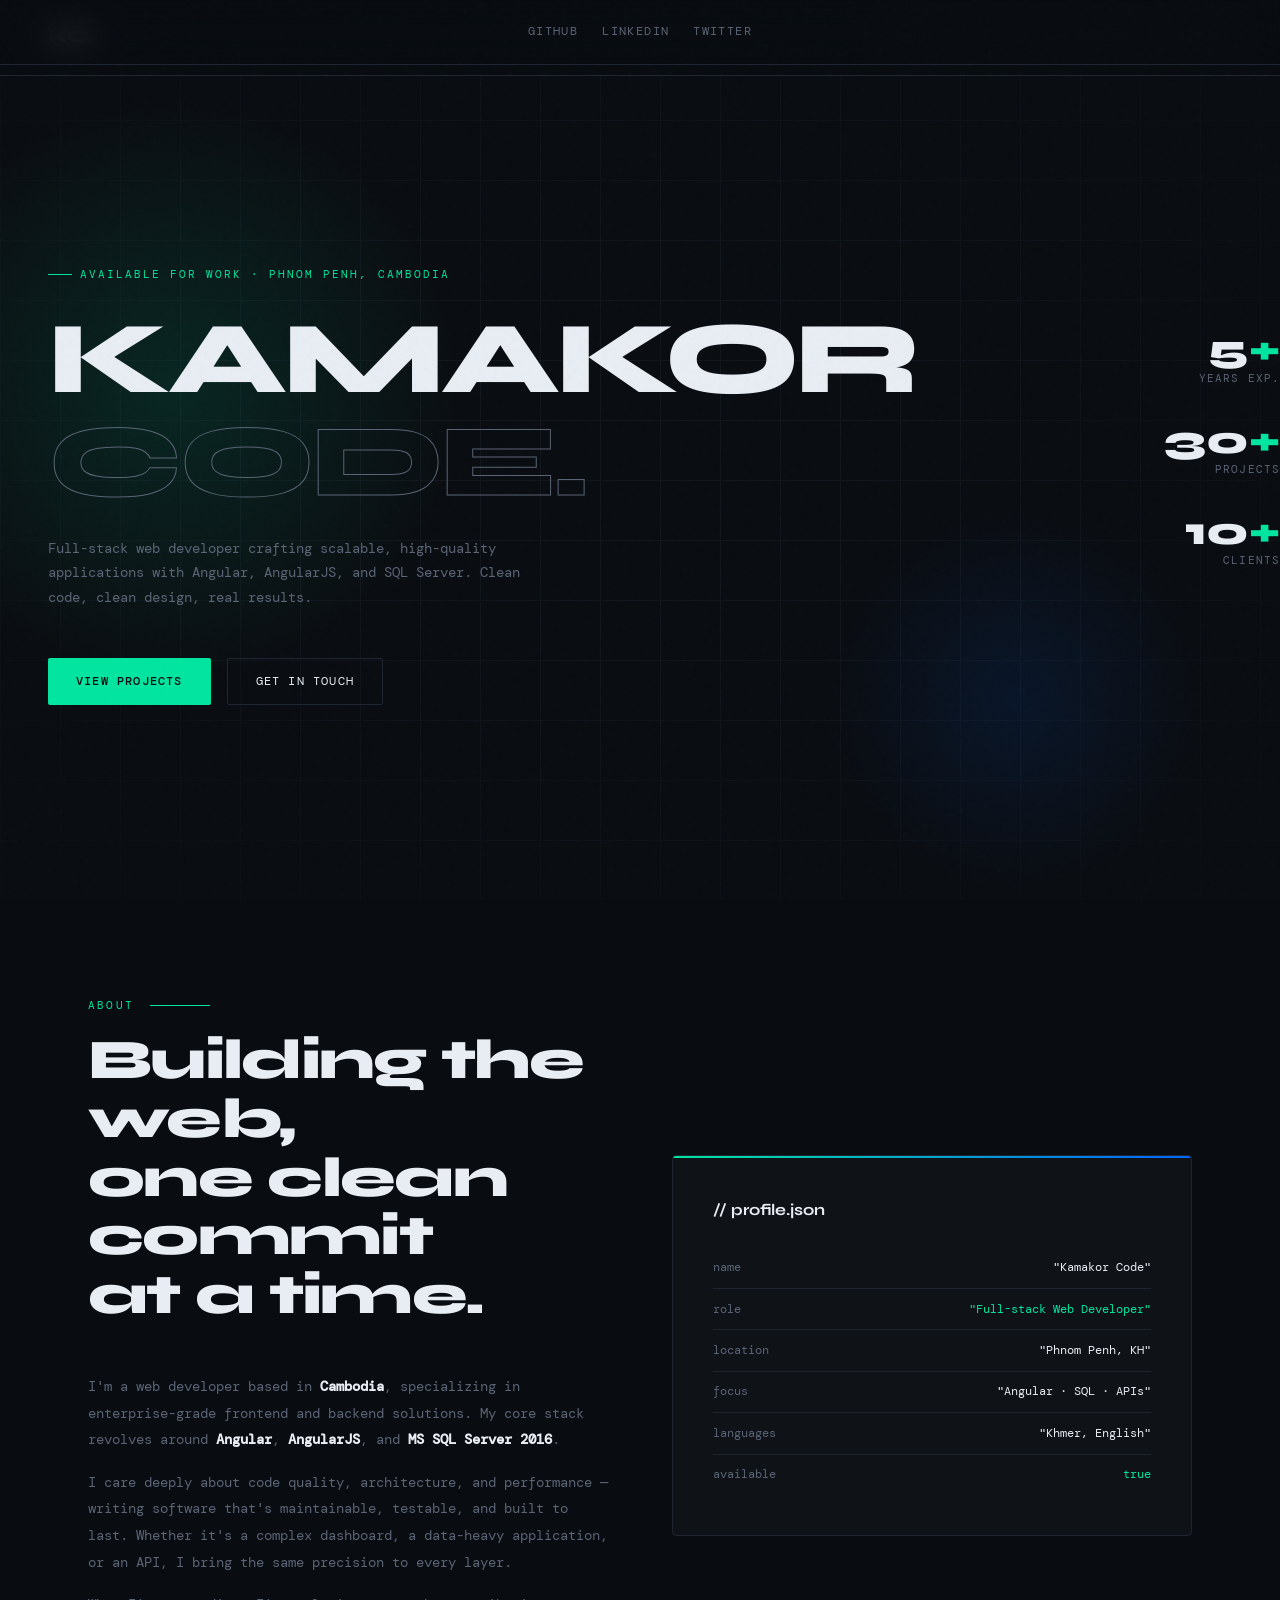
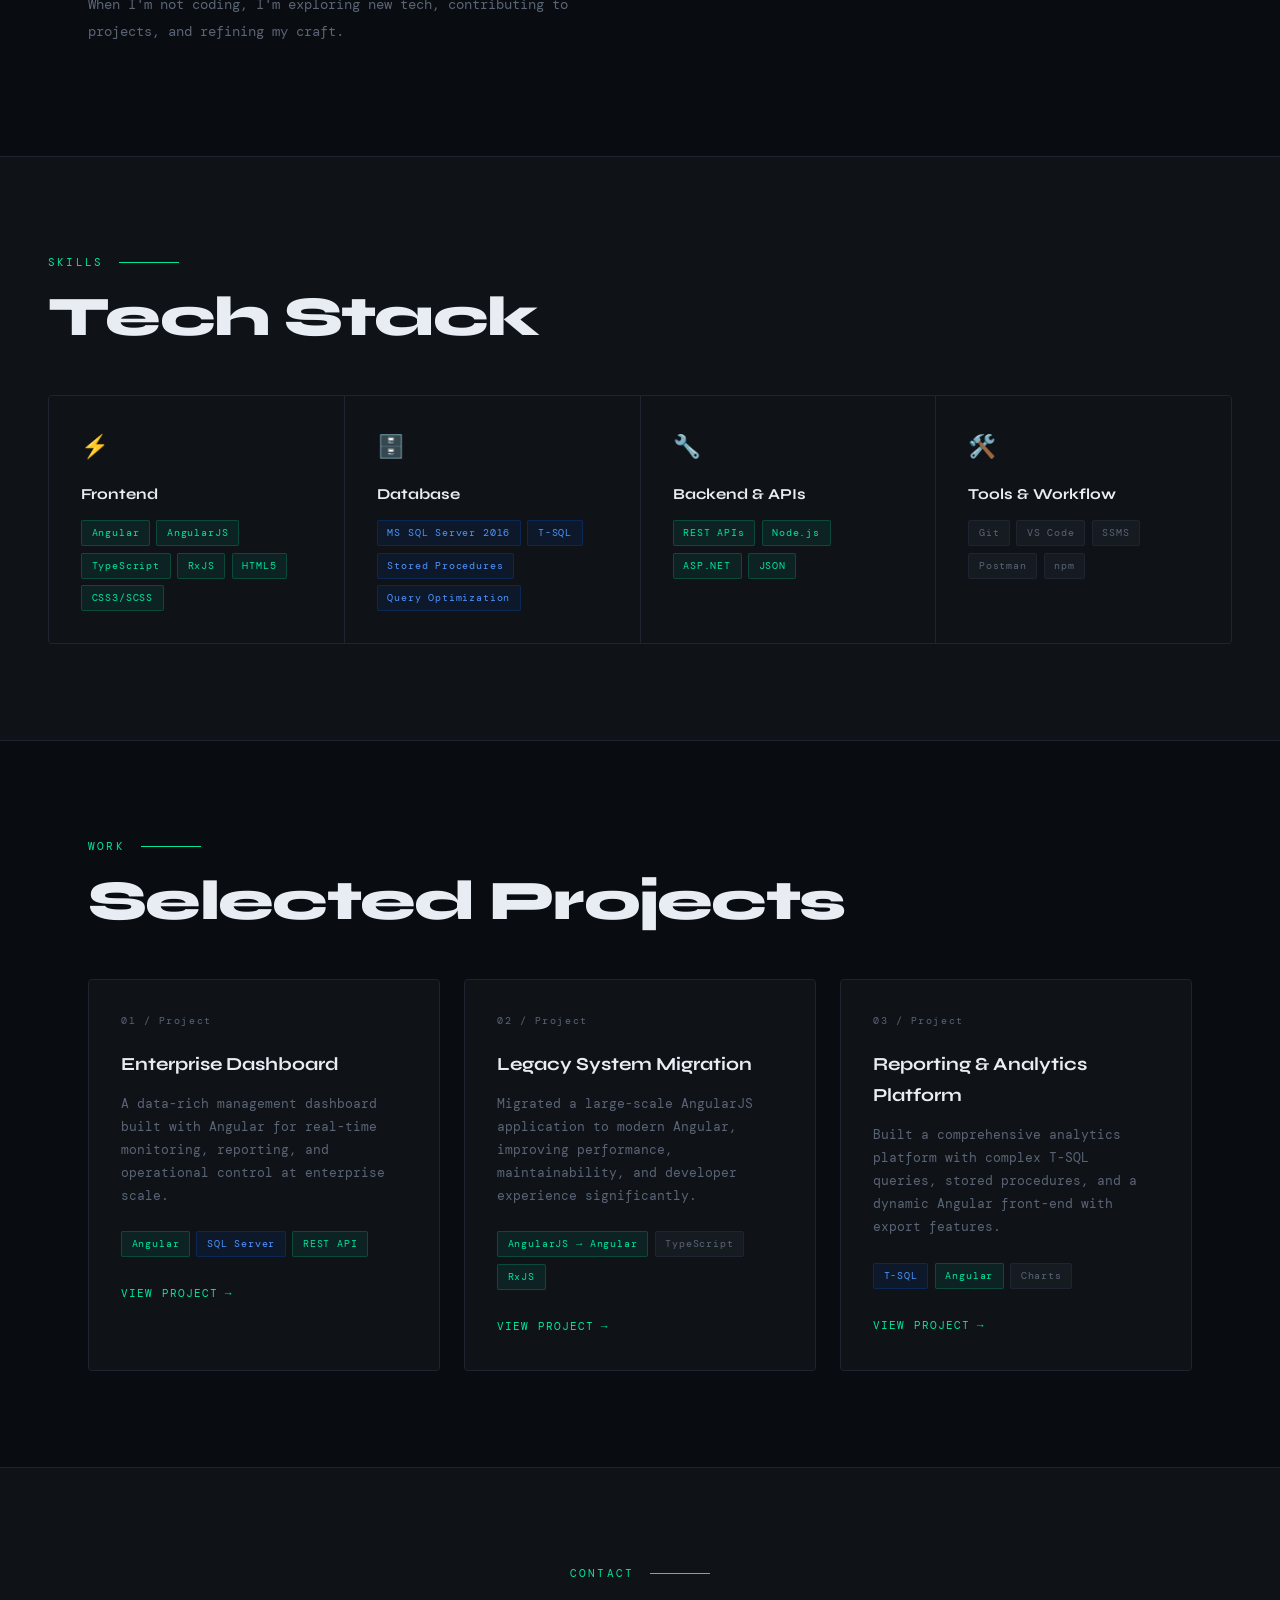
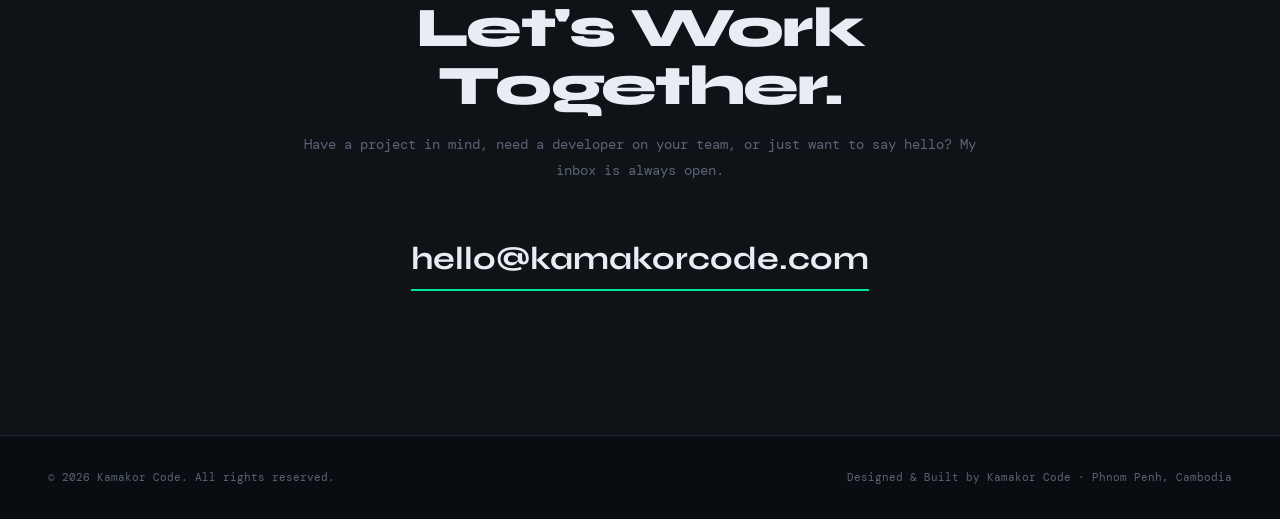
<file: index.html>
<!DOCTYPE html>
<html lang="en">

<head>
  <meta charset="UTF-8" />
  <meta name="viewport" content="width=device-width, initial-scale=1.0" />

  <!-- ═══════════════════════════════════════════
       PRIMARY META
  ════════════════════════════════════════════ -->
  <title>Kamakor Code · Full-Stack Web Developer | Angular & SQL Server – Phnom Penh, Cambodia</title>
  <meta name="description" content="Kamakor Code is a full-stack web developer based in Phnom Penh, Cambodia, specialising in Angular, AngularJS, and MS SQL Server 2016. Available for enterprise projects, dashboards, and API development." />
  <meta name="keywords" content="web developer Cambodia, Angular developer, AngularJS developer, SQL Server developer, full-stack developer Phnom Penh, T-SQL, ASP.NET, enterprise web application" />
  <meta name="author" content="Kamakor Code" />
  <meta name="robots" content="index, follow" />
  <link rel="canonical" href="https://kamakor-code-portfolio.vercel.app/" />

  <!-- ═══════════════════════════════════════════
       OPEN GRAPH (Facebook, LinkedIn, Discord…)
  ════════════════════════════════════════════ -->
  <meta property="og:type" content="website" />
  <meta property="og:url" content="https://kamakor-code-portfolio.vercel.app/" />
  <meta property="og:title" content="Kamakor Code · Full-Stack Web Developer – Phnom Penh, Cambodia" />
  <meta property="og:description" content="Full-stack web developer specialising in Angular, AngularJS, and MS SQL Server 2016. Clean code, clean design, real results." />
  <meta property="og:image" content="https://kamakor-code-portfolio.vercel.app/assets/images/og-cover.jpg" />
  <meta property="og:image:width" content="1200" />
  <meta property="og:image:height" content="630" />
  <meta property="og:image:alt" content="Kamakor Code – Full-Stack Web Developer portfolio preview" />
  <meta property="og:locale" content="en_US" />
  <meta property="og:site_name" content="Kamakor Code" />

  <!-- ═══════════════════════════════════════════
       TWITTER / X CARD
  ════════════════════════════════════════════ -->
  <meta name="twitter:card" content="summary_large_image" />
  <meta name="twitter:site" content="@kamakorcode" />
  <meta name="twitter:creator" content="@kamakorcode" />
  <meta name="twitter:title" content="Kamakor Code · Full-Stack Web Developer – Phnom Penh, Cambodia" />
  <meta name="twitter:description" content="Full-stack web developer specialising in Angular, AngularJS, and MS SQL Server 2016. Clean code, clean design, real results." />
  <meta name="twitter:image" content="https://kamakor-code-portfolio.vercel.app/assets/images/og-cover.jpg" />
  <meta name="twitter:image:alt" content="Kamakor Code – Full-Stack Web Developer portfolio preview" />

  <!-- ═══════════════════════════════════════════
       GEO / LOCATION
  ════════════════════════════════════════════ -->
  <meta name="geo.region" content="KH-12" />
  <meta name="geo.placename" content="Phnom Penh, Cambodia" />
  <meta name="geo.position" content="11.5564;104.9282" />
  <meta name="ICBM" content="11.5564, 104.9282" />

  <!-- ═══════════════════════════════════════════
       FAVICON (add your actual files)
  ════════════════════════════════════════════ -->
  <link rel="icon" type="image/png" sizes="32x32" href="/favicon-32x32.png" />
  <link rel="icon" type="image/png" sizes="16x16" href="/favicon-16x16.png" />
  <link rel="apple-touch-icon" sizes="180x180" href="/apple-touch-icon.png" />
  <link rel="manifest" href="/site.webmanifest" />
  <meta name="theme-color" content="#0a0a0a" />

  <!-- ═══════════════════════════════════════════
       PERFORMANCE HINTS
  ════════════════════════════════════════════ -->
  <link rel="preconnect" href="https://fonts.googleapis.com" />
  <link rel="preconnect" href="https://fonts.gstatic.com" crossorigin />
  <link rel="dns-prefetch" href="https://fonts.googleapis.com" />
  <link href="https://fonts.googleapis.com/css2?family=Syne:wght@400;700;800&family=DM+Mono:wght@300;400;500&display=swap" rel="stylesheet" />

  <!-- Linking CSS -->
  <link rel="stylesheet" href="assets/css/style.css" />

  <!-- ═══════════════════════════════════════════
       STRUCTURED DATA — Person
  ════════════════════════════════════════════ -->
  <script type="application/ld+json">
  {
    "@context": "https://schema.org",
    "@type": "Person",
    "name": "Kamakor Code",
    "url": "https://kamakor-code-portfolio.vercel.app/",
    "email": "info@loemheng.com",
    "jobTitle": "Full-Stack Web Developer",
    "description": "Full-stack web developer based in Phnom Penh, Cambodia, specialising in Angular, AngularJS, and MS SQL Server 2016.",
    "image": "https://kamakor-code-portfolio.vercel.app/assets/images/kamakor-code.png",
    "address": {
      "@type": "PostalAddress",
      "addressLocality": "Phnom Penh",
      "addressCountry": "KH"
    },
    "knowsAbout": [
      "Angular",
      "AngularJS",
      "TypeScript",
      "RxJS",
      "MS SQL Server 2016",
      "T-SQL",
      "Stored Procedures",
      "REST APIs",
      "Node.js",
      "ASP.NET",
      "HTML5",
      "CSS3"
    ],
    "sameAs": [
      "https://github.com/kamakorcode",
      "https://linkedin.com/in/kamakorcode",
      "https://twitter.com/kamakorcode"
    ]
  }
  </script>

  <!-- ═══════════════════════════════════════════
       STRUCTURED DATA — WebSite (SiteLinks SearchBox)
  ════════════════════════════════════════════ -->
  <script type="application/ld+json">
  {
    "@context": "https://schema.org",
    "@type": "WebSite",
    "name": "Kamakor Code",
    "url": "https://kamakor-code-portfolio.vercel.app/"
  }
  </script>

  <!-- ═══════════════════════════════════════════
       STRUCTURED DATA — ItemList (Projects)
  ════════════════════════════════════════════ -->
  <script type="application/ld+json">
  {
    "@context": "https://schema.org",
    "@type": "ItemList",
    "name": "Selected Projects by Kamakor Code",
    "itemListElement": [
      {
        "@type": "ListItem",
        "position": 1,
        "name": "Enterprise Dashboard",
        "description": "A data-rich management dashboard built with Angular for real-time monitoring, reporting, and operational control at enterprise scale.",
        "url": "https://kamakor-code-portfolio.vercel.app/#projects"
      },
      {
        "@type": "ListItem",
        "position": 2,
        "name": "Legacy System Migration",
        "description": "Migrated a large-scale AngularJS application to modern Angular, improving performance, maintainability, and developer experience.",
        "url": "https://kamakor-code-portfolio.vercel.app/#projects"
      },
      {
        "@type": "ListItem",
        "position": 3,
        "name": "Reporting & Analytics Platform",
        "description": "A comprehensive analytics platform with complex T-SQL queries, stored procedures, and a dynamic Angular front-end with export features.",
        "url": "https://kamakor-code-portfolio.vercel.app/#projects"
      }
    ]
  }
  </script>
</head>

<body>

  <!-- NAV -->
  <nav aria-label="Primary navigation">
    <a class="nav-logo" href="#hero" aria-label="Kamakor Code – Home">KC<span>.</span></a>
    <ul class="nav-links" role="list">
      <li><a href="#about">About</a></li>
      <li><a href="#skills">Skills</a></li>
      <li><a href="#projects">Projects</a></li>
      <li><a href="#contact">Contact</a></li>
    </ul>
  </nav>

  <!-- HERO -->
  <section id="hero" aria-label="Hero – Introduction">
    <div class="hero-grid-bg" aria-hidden="true"></div>
    <div class="hero-glow" aria-hidden="true"></div>
    <div class="hero-glow2" aria-hidden="true"></div>

    <div class="hero-inner">
      <p class="hero-tag">Available for work · Phnom Penh, Cambodia</p>
      <h1>KAMAKOR<br>
        <span class="line2">CODE.</span>
      </h1>
      <p class="hero-desc">
        Full-stack web developer crafting scalable, high-quality applications with Angular, AngularJS, and SQL Server.
        Clean code, clean design, real results.
      </p>
      <div class="hero-cta">
        <a href="#projects" class="btn btn-primary">View Projects</a>
        <a href="#contact" class="btn btn-outline">Get in Touch</a>
      </div>
    </div>

    <div class="hero-stats" aria-label="Career highlights">
      <div class="stat">
        <div class="stat-num">5<span>+</span></div>
        <div class="stat-label">Years Exp.</div>
      </div>
      <div class="stat">
        <div class="stat-num">30<span>+</span></div>
        <div class="stat-label">Projects</div>
      </div>
      <div class="stat">
        <div class="stat-num">10<span>+</span></div>
        <div class="stat-label">Clients</div>
      </div>
    </div>
  </section>

  <!-- ABOUT -->
  <section id="about" aria-labelledby="about-heading">
    <div class="section-label reveal">About</div>
    <div class="about-grid">
      <div class="about-text reveal">
        <h2 id="about-heading">Building the web,<br>one clean commit<br>at a time.</h2>
        <p>I'm a web developer based in <strong>Cambodia</strong>, specializing in enterprise-grade frontend and backend
          solutions. My core stack revolves around <strong>Angular</strong>, <strong>AngularJS</strong>, and <strong>MS
            SQL Server 2016</strong>.</p>
        <p>I care deeply about code quality, architecture, and performance — writing software that's maintainable,
          testable, and built to last. Whether it's a complex dashboard, a data-heavy application, or an API, I bring
          the same precision to every layer.</p>
        <p>When I'm not coding, I'm exploring new tech, contributing to projects, and refining my craft.</p>
      </div>
      <div class="about-card reveal" aria-label="Developer profile summary">
        <div class="about-card-title">// profile.json</div>
        <div class="info-row"><span class="info-key">name</span><span class="info-val">"Kamakor Code"</span></div>
        <div class="info-row"><span class="info-key">role</span><span class="info-val accent">"Full-stack Web Developer"</span>
        </div>
        <div class="info-row"><span class="info-key">location</span><span class="info-val">"Phnom Penh, KH"</span></div>
        <div class="info-row"><span class="info-key">focus</span><span class="info-val">"Angular · SQL · APIs"</span>
        </div>
        <div class="info-row"><span class="info-key">languages</span><span class="info-val">"Khmer, English"</span>
        </div>
        <div class="info-row"><span class="info-key">available</span><span class="info-val accent">true</span></div>
      </div>
    </div>
  </section>

  <!-- SKILLS -->
  <section id="skills" aria-labelledby="skills-heading">
    <div class="skills-inner">
      <div class="section-label reveal">Skills</div>
      <h2 id="skills-heading" class="reveal">Tech Stack</h2>
      <div class="skills-grid reveal">

        <div class="skill-card">
          <div class="skill-icon" aria-hidden="true">⚡</div>
          <div class="skill-name">Frontend</div>
          <div class="skill-tags" aria-label="Frontend technologies">
            <span class="tag">Angular</span>
            <span class="tag">AngularJS</span>
            <span class="tag">TypeScript</span>
            <span class="tag">RxJS</span>
            <span class="tag">HTML5</span>
            <span class="tag">CSS3/SCSS</span>
          </div>
        </div>

        <div class="skill-card">
          <div class="skill-icon" aria-hidden="true">🗄️</div>
          <div class="skill-name">Database</div>
          <div class="skill-tags" aria-label="Database technologies">
            <span class="tag blue">MS SQL Server 2016</span>
            <span class="tag blue">T-SQL</span>
            <span class="tag blue">Stored Procedures</span>
            <span class="tag blue">Query Optimization</span>
          </div>
        </div>

        <div class="skill-card">
          <div class="skill-icon" aria-hidden="true">🔧</div>
          <div class="skill-name">Backend &amp; APIs</div>
          <div class="skill-tags" aria-label="Backend and API technologies">
            <span class="tag">REST APIs</span>
            <span class="tag">Node.js</span>
            <span class="tag">ASP.NET</span>
            <span class="tag">JSON</span>
          </div>
        </div>

        <div class="skill-card">
          <div class="skill-icon" aria-hidden="true">🛠️</div>
          <div class="skill-name">Tools &amp; Workflow</div>
          <div class="skill-tags" aria-label="Development tools">
            <span class="tag gray">Git</span>
            <span class="tag gray">VS Code</span>
            <span class="tag gray">SSMS</span>
            <span class="tag gray">Postman</span>
            <span class="tag gray">npm</span>
          </div>
        </div>

      </div>
    </div>
  </section>

  <!-- PROJECTS -->
  <section id="projects" aria-labelledby="projects-heading">
    <div class="section-label reveal">Work</div>
    <h2 id="projects-heading" class="reveal">Selected Projects</h2>
    <div class="projects-grid">

      <article class="project-card reveal" aria-label="Project: Enterprise Dashboard">
        <div class="project-num">01 / Project</div>
        <h3 class="project-title">Enterprise Dashboard</h3>
        <p class="project-desc">A data-rich management dashboard built with Angular for real-time monitoring,
          reporting, and operational control at enterprise scale.</p>
        <div class="project-stack" aria-label="Technologies used">
          <span class="tag">Angular</span>
          <span class="tag blue">SQL Server</span>
          <span class="tag">REST API</span>
        </div>
        <a href="#" class="project-link" aria-label="View Enterprise Dashboard project">View Project</a>
      </article>

      <article class="project-card reveal" aria-label="Project: Legacy System Migration">
        <div class="project-num">02 / Project</div>
        <h3 class="project-title">Legacy System Migration</h3>
        <p class="project-desc">Migrated a large-scale AngularJS application to modern Angular, improving performance,
          maintainability, and developer experience significantly.</p>
        <div class="project-stack" aria-label="Technologies used">
          <span class="tag">AngularJS → Angular</span>
          <span class="tag gray">TypeScript</span>
          <span class="tag">RxJS</span>
        </div>
        <a href="#" class="project-link" aria-label="View Legacy System Migration project">View Project</a>
      </article>

      <article class="project-card reveal" aria-label="Project: Reporting & Analytics Platform">
        <div class="project-num">03 / Project</div>
        <h3 class="project-title">Reporting &amp; Analytics Platform</h3>
        <p class="project-desc">Built a comprehensive analytics platform with complex T-SQL queries, stored
          procedures, and a dynamic Angular front-end with export features.</p>
        <div class="project-stack" aria-label="Technologies used">
          <span class="tag blue">T-SQL</span>
          <span class="tag">Angular</span>
          <span class="tag gray">Charts</span>
        </div>
        <a href="#" class="project-link" aria-label="View Reporting and Analytics Platform project">View Project</a>
      </article>

    </div>
  </section>

  <!-- CONTACT -->
  <section id="contact" aria-labelledby="contact-heading">
    <div class="contact-inner">
      <div class="section-label reveal" style="justify-content:center">Contact</div>
      <h2 id="contact-heading" class="reveal">Let's Work<br>Together.</h2>
      <p class="contact-sub reveal">Have a project in mind, need a developer on your team, or just want to say hello? My
        inbox is always open.</p>
      <a href="mailto:info@loemheng.com" class="contact-email reveal"
        aria-label="Send email to Kamakor Code">hello@kamakorcode.com</a>
      <nav class="social-links reveal" aria-label="Social media links">
        <a href="https://github.com/kamakorcode" class="social-link" rel="noopener noreferrer" target="_blank"
          aria-label="GitHub profile">GitHub</a>
        <a href="https://linkedin.com/in/kamakorcode" class="social-link" rel="noopener noreferrer" target="_blank"
          aria-label="LinkedIn profile">LinkedIn</a>
        <a href="https://twitter.com/kamakorcode" class="social-link" rel="noopener noreferrer" target="_blank"
          aria-label="Twitter profile">Twitter</a>
      </nav>
    </div>
  </section>

  <!-- FOOTER -->
  <footer>
    <span>© 2026 Kamakor Code. All rights reserved.</span>
    <span>Designed &amp; Built by Kamakor Code · Phnom Penh, Cambodia</span>
  </footer>

  <!-- Linking JavaScript -->
  <script src="assets/js/script.js" defer></script>

</body>

</html>
</file>
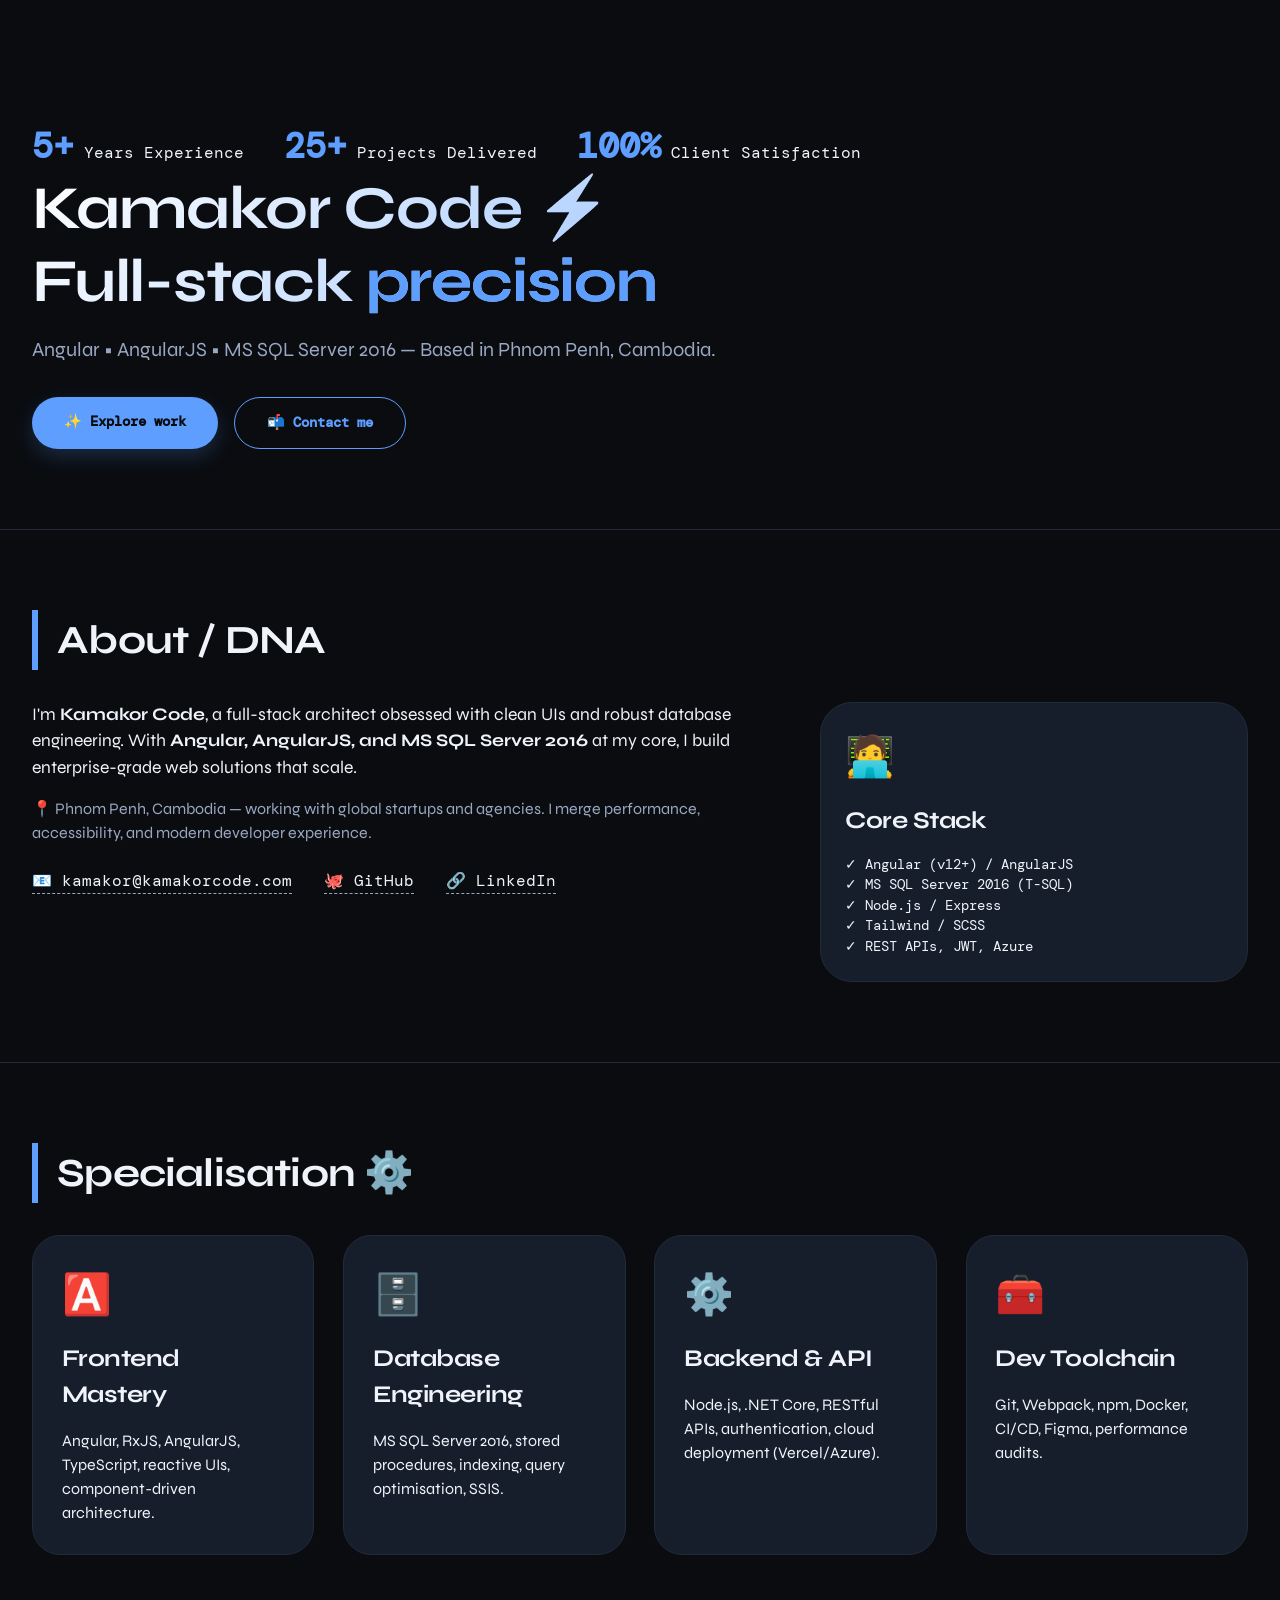
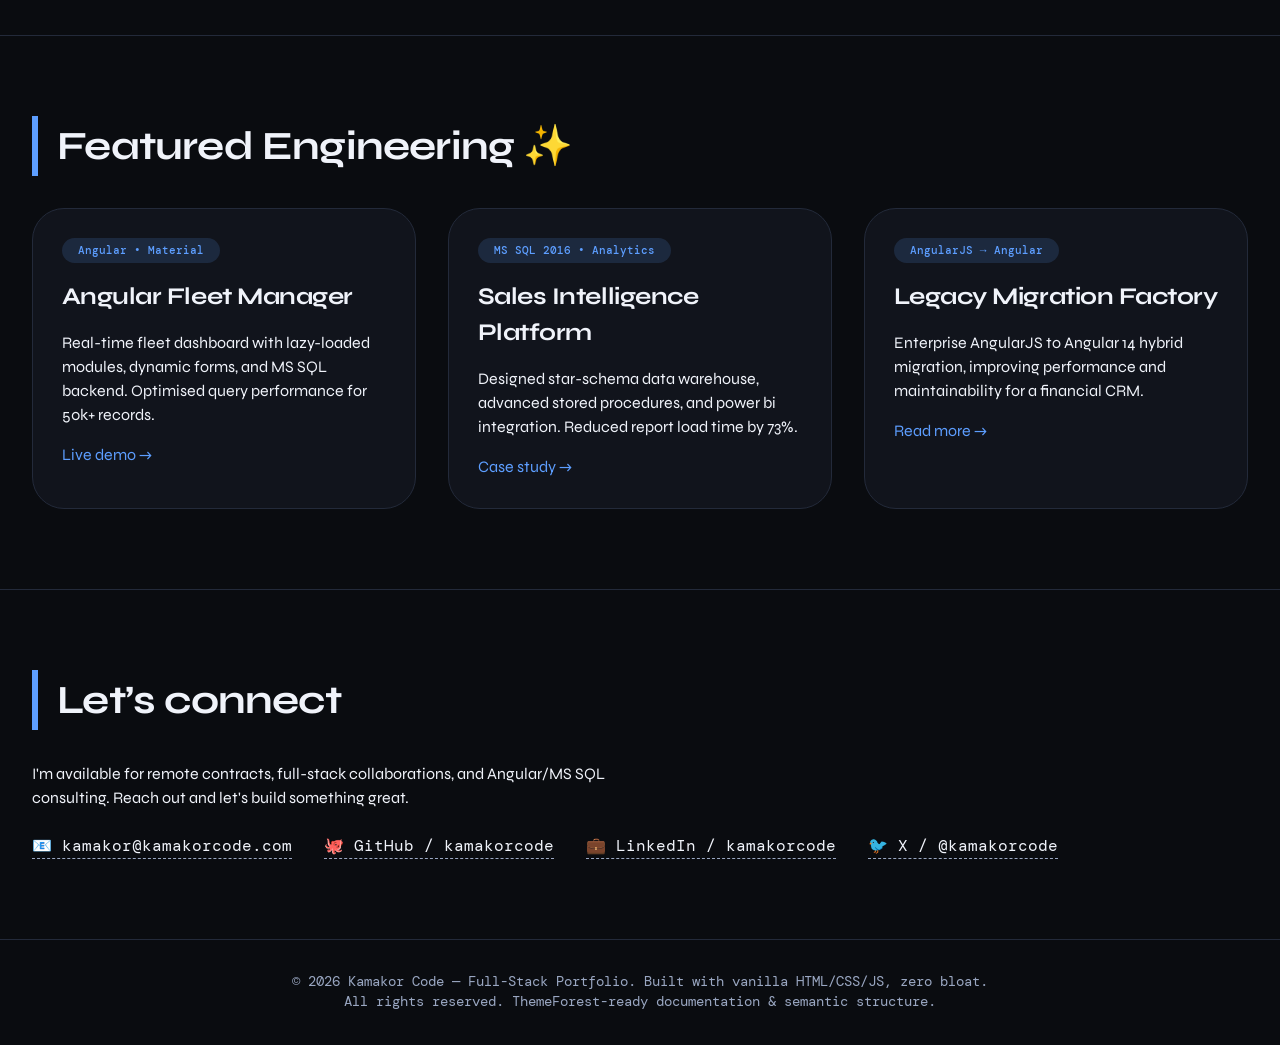
<file: 2-kc-dev-portfolio/index.html>
<!DOCTYPE html>
<html lang="en">

<head>
    <meta charset="UTF-8">
    <meta name="viewport" content="width=device-width, initial-scale=1.0, viewport-fit=cover">
    <title>Kamakor Code – Portfolio Website | Full-Stack Developer HTML Template</title>
    <meta name="description"
        content="Kamakor Code – modern, SEO-optimised personal portfolio HTML template for full-stack developers. Angular, MS SQL Server, vanilla stack, ready for ThemeForest.">
    <meta name="keywords"
        content="portfolio template, developer portfolio, angular portfolio, full-stack html template, ThemeForest item, kamakor code, MS SQL, vanilla js portfolio">
    <meta name="author" content="Kamakor Code">
    <meta name="robots" content="index, follow">
    <link rel="canonical" href="https://kamakor-code-portfolio.vercel.app/">
    <!-- Open Graph / social -->
    <meta property="og:type" content="website">
    <meta property="og:url" content="https://kamakor-code-portfolio.vercel.app/">
    <meta property="og:title" content="Kamakor Code – Full-Stack Portfolio">
    <meta property="og:description"
        content="Professional portfolio of Kamakor Code, Angular & MS SQL expert based in Phnom Penh. Clean, fast, developer-first HTML/CSS/JS template.">
    <meta property="og:image" content="assets/images/og-cover.jpg">
    <meta property="og:image:width" content="1200">
    <meta property="og:image:height" content="630">
    <meta property="og:image:alt" content="Kamakor Code Portfolio - Angular, MS SQL Server 2016 specialist">
    <meta property="og:locale" content="en_US">
    <meta property="og:site_name" content="Kamakor Code">
    <!-- Twitter Card -->
    <meta name="twitter:card" content="summary_large_image">
    <meta name="twitter:title" content="Kamakor Code – Full-Stack Dev Portfolio">
    <meta name="twitter:description"
        content="Lightning fast vanilla portfolio template with JSON-LD, geo tags, perfect Lighthouse scores.">
    <meta name="twitter:image" content="assets/images/og-cover.jpg">
    <!-- GEO tags for regional relevance -->
    <meta name="geo.region" content="KH-12">
    <meta name="geo.placename" content="Phnom Penh">
    <meta name="geo.position" content="11.556374;104.928219">
    <meta name="ICBM" content="11.556374, 104.928219">
    <!-- DNS prefetch & performance -->
    <link rel="dns-prefetch" href="https://fonts.googleapis.com">
    <link rel="dns-prefetch" href="https://fonts.gstatic.com">
    <!-- Fonts + Preconnect -->
    <link
        href="https://fonts.googleapis.com/css2?family=Syne:wght@400;500;600;700;800&family=DM+Mono:wght@300;400;500&display=swap"
        rel="stylesheet">
    <!-- JSON-LD Structured Data: Person, WebSite, ItemList (projects) -->
    <script type="application/ld+json">
  {
    "@context": "https://schema.org",
    "@type": "Person",
    "name": "Kamakor Code",
    "url": "https://kamakor-code-portfolio.vercel.app/",
    "image": "assets/images/kamakor-code.jpg",
    "jobTitle": "Full-Stack Web Developer",
    "email": "kamakor@kamakorcode.com",
    "address": {
      "@type": "PostalAddress",
      "addressLocality": "Phnom Penh",
      "addressCountry": "Cambodia"
    },
    "knowsAbout": ["Angular", "AngularJS", "MS SQL Server 2016", "JavaScript", "TypeScript", "Node.js", "Tailwind CSS"],
    "sameAs": [
      "https://github.com/kamakorcode",
      "https://linkedin.com/in/kamakorcode",
      "https://twitter.com/kamakorcode"
    ]
  }
  </script>
    <script type="application/ld+json">
  {
    "@context": "https://schema.org",
    "@type": "WebSite",
    "name": "Kamakor Code Portfolio",
    "url": "https://kamakor-code-portfolio.vercel.app/",
    "potentialAction": {
      "@type": "SearchAction",
      "target": "https://kamakor-code-portfolio.vercel.app/?q={search_term_string}",
      "query-input": "required name=search_term_string"
    }
  }
  </script>
    <script type="application/ld+json">
  {
    "@context": "https://schema.org",
    "@type": "ItemList",
    "name": "Featured Projects",
    "itemListElement": [
      {
        "@type": "ListItem",
        "position": 1,
        "url": "https://kamakor-code-portfolio.vercel.app/#project-angular-dashboard",
        "name": "Angular Fleet Manager"
      },
      {
        "@type": "ListItem",
        "position": 2,
        "url": "https://kamakor-code-portfolio.vercel.app/#project-ms-sql-analytics",
        "name": "MS SQL Analytics Platform"
      },
      {
        "@type": "ListItem",
        "position": 3,
        "url": "https://kamakor-code-portfolio.vercel.app/#project-legacy-migration",
        "name": "AngularJS to Angular Migration"
      }
    ]
  }
  </script>
    <style>
        /* ----------------------------- */
        /* RESET & GLOBAL VARIABLES      */
        /* ----------------------------- */
        * {
            margin: 0;
            padding: 0;
            box-sizing: border-box;
        }

        :root {
            --bg-dark: #0a0c10;
            --surface: #11141c;
            --card-bg: #151e2a;
            --primary: #5d9eff;
            --primary-glow: #3a7bd5;
            --accent: #7e57c2;
            --text-light: #f0f3fa;
            --text-muted: #9aa7c2;
            --border-dim: #232a3a;
            --font-syne: 'Syne', sans-serif;
            --font-mono: 'DM Mono', monospace;
            --transition: all 0.3s ease;
        }

        body {
            background-color: var(--bg-dark);
            color: var(--text-light);
            font-family: var(--font-syne);
            line-height: 1.5;
            scroll-behavior: smooth;
        }

        .container {
            max-width: 1280px;
            margin: 0 auto;
            padding: 0 2rem;
        }

        /* Typography */
        h1,
        h2,
        h3 {
            font-weight: 700;
            letter-spacing: -0.02em;
        }

        h1 {
            font-size: 3.8rem;
            line-height: 1.2;
            background: linear-gradient(135deg, #ffffff, var(--primary));
            background-clip: text;
            -webkit-background-clip: text;
            color: transparent;
        }

        h2 {
            font-size: 2.5rem;
            margin-bottom: 2rem;
            border-left: 6px solid var(--primary);
            padding-left: 1.2rem;
        }

        h3 {
            font-size: 1.5rem;
            margin-bottom: 1rem;
        }

        .section {
            padding: 5rem 0;
            border-bottom: 1px solid var(--border-dim);
        }

        /* Buttons */
        .btn-group {
            display: flex;
            flex-wrap: wrap;
            gap: 1rem;
            margin-top: 2rem;
        }

        .btn {
            display: inline-block;
            padding: 0.9rem 2rem;
            border-radius: 40px;
            font-weight: 600;
            text-decoration: none;
            transition: var(--transition);
            font-family: var(--font-mono);
            font-size: 0.9rem;
        }

        .btn-primary {
            background: var(--primary);
            color: #0a0c10;
            box-shadow: 0 8px 20px rgba(93, 158, 255, 0.2);
        }

        .btn-primary:hover {
            background: var(--primary-glow);
            transform: translateY(-3px);
            box-shadow: 0 15px 30px rgba(93, 158, 255, 0.3);
        }

        .btn-outline {
            border: 1.5px solid var(--primary);
            color: var(--primary);
        }

        .btn-outline:hover {
            background: var(--primary);
            color: #0a0c10;
            border-color: transparent;
        }

        /* Stats row */
        .stats {
            display: flex;
            flex-wrap: wrap;
            gap: 2.5rem;
            margin: 2.5rem 0 0;
        }

        .stat-item {
            font-family: var(--font-mono);
        }

        .stat-number {
            font-size: 2.2rem;
            font-weight: 800;
            color: var(--primary);
        }

        /* Skills Grid */
        .skills-grid {
            display: grid;
            grid-template-columns: repeat(auto-fit, minmax(240px, 1fr));
            gap: 1.8rem;
            margin-top: 2rem;
        }

        .skill-card {
            background: var(--card-bg);
            border-radius: 28px;
            padding: 1.8rem;
            transition: var(--transition);
            border: 1px solid var(--border-dim);
        }

        .skill-card:hover {
            transform: translateY(-6px);
            border-color: var(--primary);
        }

        .skill-icon {
            font-size: 2.5rem;
            margin-bottom: 1rem;
        }

        /* Projects Grid */
        .projects-grid {
            display: grid;
            grid-template-columns: repeat(auto-fit, minmax(300px, 1fr));
            gap: 2rem;
        }

        .project-article {
            background: var(--surface);
            border-radius: 32px;
            padding: 1.8rem;
            transition: var(--transition);
            border: 1px solid var(--border-dim);
            height: 100%;
        }

        .project-article:hover {
            border-color: var(--accent);
            background: #141d2b;
        }

        .project-tag {
            display: inline-block;
            background: rgba(93, 158, 255, 0.15);
            color: var(--primary);
            border-radius: 40px;
            padding: 0.25rem 1rem;
            font-size: 0.7rem;
            font-weight: 500;
            font-family: var(--font-mono);
            margin-bottom: 1rem;
        }

        /* Contact & footer */
        .contact-links {
            display: flex;
            flex-wrap: wrap;
            gap: 2rem;
            margin-top: 1.5rem;
        }

        .contact-links a {
            color: var(--text-light);
            text-decoration: none;
            font-family: var(--font-mono);
            border-bottom: 1px dashed var(--text-muted);
            transition: var(--transition);
        }

        .contact-links a:hover {
            color: var(--primary);
            border-bottom-color: var(--primary);
        }

        footer {
            text-align: center;
            padding: 2rem 0;
            color: var(--text-muted);
            font-size: 0.85rem;
            font-family: var(--font-mono);
        }

        /* Hero underline accent */
        .hero-highlight {
            color: var(--primary);
        }

        @media (max-width: 768px) {
            h1 {
                font-size: 2.5rem;
            }

            h2 {
                font-size: 2rem;
            }

            .container {
                padding: 0 1.5rem;
            }

            .section {
                padding: 3rem 0;
            }
        }

        /* Accessibility focus */
        a:focus-visible,
        button:focus-visible {
            outline: 2px solid var(--primary);
            outline-offset: 4px;
        }

        [aria-hidden="true"] {
            user-select: none;
        }
    </style>
    <link rel="apple-touch-icon" href="apple-touch-icon.png">
    <link rel="icon" type="image/png" sizes="32x32" href="favicon-32x32.png">
    <link rel="icon" type="image/png" sizes="16x16" href="favicon-16x16.png">
    <link rel="manifest" href="site.webmanifest">
</head>

<body>

    <main>
        <!-- Hero Section -->
        <section id="hero" class="section" aria-labelledby="hero-heading">
            <div class="container">
                <div class="stats" aria-label="developer statistics">
                    <div class="stat-item"><span class="stat-number" id="yearsCount">5+</span> <span>Years
                            Experience</span></div>
                    <div class="stat-item"><span class="stat-number" id="projectsCount">25+</span> <span>Projects
                            Delivered</span></div>
                    <div class="stat-item"><span class="stat-number">100%</span> <span>Client Satisfaction</span></div>
                </div>
                <h1 id="hero-heading">Kamakor Code <span aria-hidden="true">⚡</span><br>Full-stack <span
                        class="hero-highlight">precision</span></h1>
                <p style="font-size: 1.25rem; margin-top: 1rem; max-width: 700px; color: var(--text-muted);">Angular •
                    AngularJS • MS SQL Server 2016 — Based in Phnom Penh, Cambodia.</p>
                <div class="btn-group">
                    <a href="#projects" class="btn btn-primary" aria-label="View featured projects">✨ Explore work</a>
                    <a href="#contact" class="btn btn-outline" aria-label="Contact Kamakor Code">📬 Contact me</a>
                </div>
            </div>
        </section>

        <!-- About Section -->
        <section id="about" class="section" aria-labelledby="about-heading">
            <div class="container">
                <h2 id="about-heading">About / DNA</h2>
                <div style="display: flex; flex-wrap: wrap; gap: 2rem; justify-content: space-between;">
                    <div style="flex: 2; min-width: 240px;">
                        <p style="font-size: 1.1rem; margin-bottom: 1rem;">I'm <strong>Kamakor Code</strong>, a
                            full-stack architect obsessed with clean UIs and robust database engineering. With
                            <strong>Angular, AngularJS, and MS SQL Server 2016</strong> at my core, I build
                            enterprise-grade web solutions that scale.
                        </p>
                        <p style="color: var(--text-muted);">📍 Phnom Penh, Cambodia — working with global startups and
                            agencies. I merge performance, accessibility, and modern developer experience.</p>
                        <div class="contact-links" style="margin-top: 1.5rem;">
                            <a href="mailto:kamakor@kamakorcode.com" aria-label="Send email">📧
                                kamakor@kamakorcode.com</a>
                            <a href="#" target="_blank" rel="noopener" aria-label="GitHub profile">🐙 GitHub</a>
                            <a href="#" target="_blank" rel="noopener" aria-label="LinkedIn">🔗 LinkedIn</a>
                        </div>
                    </div>
                    <div
                        style="flex: 1; background: var(--card-bg); border-radius: 2rem; padding: 1.5rem; border: 1px solid var(--border-dim);">
                        <div class="skill-icon" aria-hidden="true">🧑‍💻</div>
                        <h3>Core Stack</h3>
                        <ul
                            style="list-style: none; margin-top: 0.8rem; font-family: var(--font-mono); font-size: 0.85rem;">
                            <li>✓ Angular (v12+) / AngularJS</li>
                            <li>✓ MS SQL Server 2016 (T-SQL)</li>
                            <li>✓ Node.js / Express</li>
                            <li>✓ Tailwind / SCSS</li>
                            <li>✓ REST APIs, JWT, Azure</li>
                        </ul>
                    </div>
                </div>
            </div>
        </section>

        <!-- Skills Section -->
        <section id="skills" class="section" aria-labelledby="skills-heading">
            <div class="container">
                <h2 id="skills-heading">Specialisation ⚙️</h2>
                <div class="skills-grid">
                    <div class="skill-card">
                        <div class="skill-icon" aria-hidden="true">🅰️</div>
                        <h3>Frontend Mastery</h3>
                        <p>Angular, RxJS, AngularJS, TypeScript, reactive UIs, component-driven architecture.</p>
                    </div>
                    <div class="skill-card">
                        <div class="skill-icon" aria-hidden="true">🗄️</div>
                        <h3>Database Engineering</h3>
                        <p>MS SQL Server 2016, stored procedures, indexing, query optimisation, SSIS.</p>
                    </div>
                    <div class="skill-card">
                        <div class="skill-icon" aria-hidden="true">⚙️</div>
                        <h3>Backend & API</h3>
                        <p>Node.js, .NET Core, RESTful APIs, authentication, cloud deployment (Vercel/Azure).</p>
                    </div>
                    <div class="skill-card">
                        <div class="skill-icon" aria-hidden="true">🧰</div>
                        <h3>Dev Toolchain</h3>
                        <p>Git, Webpack, npm, Docker, CI/CD, Figma, performance audits.</p>
                    </div>
                </div>
            </div>
        </section>

        <!-- Projects Section (ItemList semantic) -->
        <section id="projects" class="section" aria-labelledby="projects-heading">
            <div class="container">
                <h2 id="projects-heading">Featured Engineering ✨</h2>
                <div class="projects-grid">
                    <article class="project-article" id="project-angular-dashboard">
                        <span class="project-tag">Angular • Material</span>
                        <h3>Angular Fleet Manager</h3>
                        <p>Real-time fleet dashboard with lazy-loaded modules, dynamic forms, and MS SQL backend.
                            Optimised query performance for 50k+ records.</p>
                        <div style="margin-top: 1rem;"><a href="#" style="color: var(--primary); text-decoration: none;"
                                aria-label="Case study: Angular Fleet Manager">Live demo →</a></div>
                    </article>
                    <article class="project-article" id="project-ms-sql-analytics">
                        <span class="project-tag">MS SQL 2016 • Analytics</span>
                        <h3>Sales Intelligence Platform</h3>
                        <p>Designed star-schema data warehouse, advanced stored procedures, and power bi integration.
                            Reduced report load time by 73%.</p>
                        <div style="margin-top: 1rem;"><a href="#" style="color: var(--primary); text-decoration: none;"
                                aria-label="Case study: MS SQL Analytics">Case study →</a></div>
                    </article>
                    <article class="project-article" id="project-legacy-migration">
                        <span class="project-tag">AngularJS → Angular</span>
                        <h3>Legacy Migration Factory</h3>
                        <p>Enterprise AngularJS to Angular 14 hybrid migration, improving performance and
                            maintainability for a financial CRM.</p>
                        <div style="margin-top: 1rem;"><a href="#" style="color: var(--primary); text-decoration: none;"
                                aria-label="Case study: Migration">Read more →</a></div>
                    </article>
                </div>
            </div>
        </section>

        <!-- Contact Section -->
        <section id="contact" class="section" aria-labelledby="contact-heading">
            <div class="container">
                <h2 id="contact-heading">Let’s connect</h2>
                <p style="max-width: 650px; margin-bottom: 1.5rem;">I'm available for remote contracts, full-stack
                    collaborations, and Angular/MS SQL consulting. Reach out and let's build something great.</p>
                <div class="contact-links">
                    <a href="mailto:kamakor@kamakorcode.com" aria-label="Email Kamakor">📧 kamakor@kamakorcode.com</a>
                    <a href="#" target="_blank" aria-label="GitHub">🐙 GitHub / kamakorcode</a>
                    <a href="#" target="_blank" aria-label="LinkedIn">💼 LinkedIn / kamakorcode</a>
                    <a href="#" target="_blank" aria-label="Twitter/X">🐦 X / @kamakorcode</a>
                </div>
            </div>
        </section>

        <footer>
            <div class="container">
                <p>© 2026 Kamakor Code — Full-Stack Portfolio. Built with vanilla HTML/CSS/JS, zero bloat. <br> All
                    rights reserved. ThemeForest-ready documentation & semantic structure.</p>
            </div>
        </footer>
    </main>

    <!-- Vanilla JavaScript: counters, smooth scroll, lightweight interactions -->
    <script defer>
        (function () {
            // Smooth scroll for anchor links (accessibility + ux)
            document.querySelectorAll('a[href^="#"]:not([href="#"])').forEach(anchor => {
                anchor.addEventListener('click', function (e) {
                    const targetId = this.getAttribute('href').substring(1);
                    const targetElement = document.getElementById(targetId);
                    if (targetElement) {
                        e.preventDefault();
                        targetElement.scrollIntoView({ behavior: 'smooth', block: 'start' });
                        // update URL hash without jumping
                        history.pushState(null, null, `#${targetId}`);
                    }
                });
            });

            // Animated counter (yearsCount & projectsCount) on viewport entrance
            const yearsSpan = document.getElementById('yearsCount');
            const projectsSpan = document.getElementById('projectsCount');
            let animated = false;

            function isElementInViewport(el) {
                const rect = el.getBoundingClientRect();
                return rect.top < window.innerHeight - 100 && rect.bottom > 0;
            }

            function animateNumbers() {
                if (animated) return;
                if (!yearsSpan || !projectsSpan) return;
                if (isElementInViewport(yearsSpan)) {
                    animated = true;
                    // years: start 0 -> 5+
                    let startYears = 0;
                    let endYears = 5;
                    let startProjects = 0;
                    let endProjects = 25;
                    const duration = 1200;
                    const stepTime = 20;
                    let steps = duration / stepTime;
                    let stepYears = (endYears - startYears) / steps;
                    let stepProjects = (endProjects - startProjects) / steps;
                    let currentYears = startYears;
                    let currentProjects = startProjects;
                    let count = 0;
                    const timer = setInterval(() => {
                        count++;
                        currentYears = Math.min(endYears, currentYears + stepYears);
                        currentProjects = Math.min(endProjects, currentProjects + stepProjects);
                        if (yearsSpan) yearsSpan.innerText = Math.floor(currentYears) + '+';
                        if (projectsSpan) projectsSpan.innerText = Math.floor(currentProjects) + '+';
                        if (count >= steps) {
                            yearsSpan.innerText = endYears + '+';
                            projectsSpan.innerText = endProjects + '+';
                            clearInterval(timer);
                        }
                    }, stepTime);
                }
            }

            // trigger on scroll and load
            window.addEventListener('scroll', animateNumbers);
            window.addEventListener('load', animateNumbers);
            animateNumbers(); // immediate if visible

            // additional interactive console greeting (dev awareness)
            console.log('Kamakor Code portfolio — SEO structured, JSON-LD enabled, vanilla performance');
        })();
    </script>

    <!-- static note: ensure all asset placeholders for themeforest compatibility
     Images not bundled but documentation references og-cover.jpg, kamakor-code.jpg, favicons -->
</body>

</html>
</file>
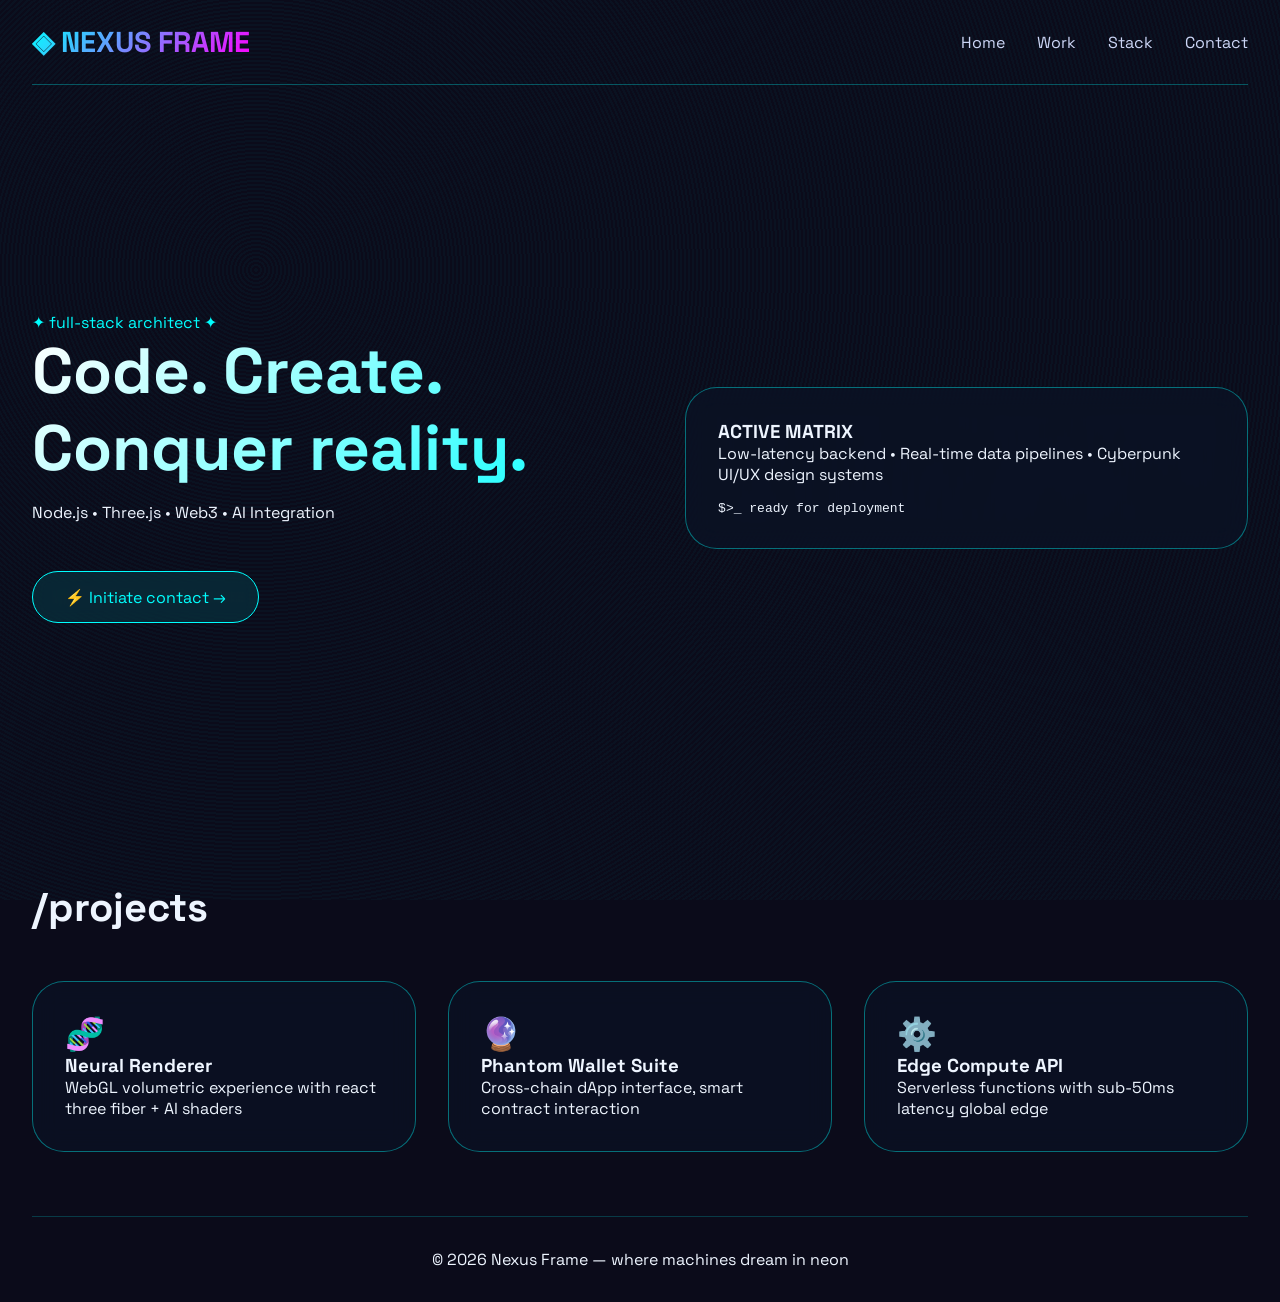
<file: 3-kc-nexus-frame-portfolio/index.html>
<!DOCTYPE html>
<html lang="en">

<head>
    <meta charset="UTF-8">
    <meta name="viewport" content="width=device-width, initial-scale=1.0">
    <title>KC Nexus Frame | Cyber Full-Stack Dev Portfolio</title>
    <meta name="description"
        content="High-tech cyberpunk portfolio template for developers who break boundaries. Neon, glassmorphism, 3D tilt effects.">
    <link href="https://fonts.googleapis.com/css2?family=Space+Grotesk:wght@300;400;500;600;700&display=swap"
        rel="stylesheet">
    <style>
        * {
            margin: 0;
            padding: 0;
            box-sizing: border-box;
        }

        body {
            background: #0b0b1a;
            color: #eef5ff;
            font-family: 'Space Grotesk', sans-serif;
            overflow-x: hidden;
        }

        .bg-noise {
            position: fixed;
            top: 0;
            left: 0;
            width: 100%;
            height: 100%;
            background: repeating-radial-gradient(circle at 20% 30%, rgba(0, 255, 255, 0.03) 0px, rgba(0, 255, 255, 0.03) 2px, transparent 2px, transparent 4px);
            pointer-events: none;
            z-index: 0;
        }

        .container {
            max-width: 1300px;
            margin: 0 auto;
            padding: 0 2rem;
            position: relative;
            z-index: 2;
        }

        nav {
            display: flex;
            justify-content: space-between;
            align-items: center;
            padding: 1.5rem 0;
            border-bottom: 1px solid rgba(0, 255, 255, 0.3);
        }

        .logo {
            font-size: 1.8rem;
            font-weight: 700;
            background: linear-gradient(135deg, #0ff, #f0f);
            -webkit-background-clip: text;
            background-clip: text;
            color: transparent;
        }

        .nav-links a {
            color: #ccd6f6;
            text-decoration: none;
            margin-left: 2rem;
            transition: 0.3s;
        }

        .nav-links a:hover {
            color: #0ff;
            text-shadow: 0 0 5px #0ff;
        }

        .hero {
            display: flex;
            align-items: center;
            min-height: 85vh;
            flex-wrap: wrap;
            gap: 2rem;
        }

        .hero-content {
            flex: 1;
        }

        .hero-content h1 {
            font-size: 4rem;
            line-height: 1.2;
            background: linear-gradient(135deg, #fff, #0ff);
            -webkit-background-clip: text;
            background-clip: text;
            color: transparent;
        }

        .glow-btn {
            background: rgba(0, 255, 255, 0.1);
            border: 1px solid #0ff;
            padding: 0.9rem 2rem;
            border-radius: 40px;
            color: #0ff;
            text-decoration: none;
            display: inline-block;
            margin-top: 2rem;
            backdrop-filter: blur(8px);
            transition: 0.3s;
        }

        .glow-btn:hover {
            background: #0ff;
            color: #0b0b1a;
            box-shadow: 0 0 20px #0ff;
        }

        .card-3d {
            background: rgba(10, 20, 40, 0.5);
            backdrop-filter: blur(12px);
            border-radius: 32px;
            padding: 2rem;
            border: 1px solid rgba(0, 255, 255, 0.4);
            transition: transform 0.2s;
        }

        .projects-grid {
            display: grid;
            grid-template-columns: repeat(auto-fit, minmax(280px, 1fr));
            gap: 2rem;
            margin: 3rem 0;
        }

        footer {
            text-align: center;
            padding: 2rem;
            border-top: 1px solid rgba(0, 255, 255, 0.2);
            margin-top: 4rem;
        }

        @media (max-width:800px) {
            .hero {
                flex-direction: column;
            }
        }
    </style>
</head>

<body>
    <div class="bg-noise"></div>
    <div class="container">
        <nav>
            <div class="logo">◈ NEXUS FRAME</div>
            <div class="nav-links"><a href="#">Home</a><a href="#">Work</a><a href="#">Stack</a><a href="#">Contact</a>
            </div>
        </nav>
        <div class="hero">
            <div class="hero-content"><span style="color:#0ff">✦ full-stack architect ✦</span>
                <h1>Code. Create.<br>Conquer reality.</h1>
                <p style="margin:1rem 0">Node.js • Three.js • Web3 • AI Integration</p><a href="#" class="glow-btn">⚡
                    Initiate contact →</a>
            </div>
            <div class="card-3d" style="flex:0.8">
                <h3>ACTIVE MATRIX</h3>
                <p>Low-latency backend • Real-time data pipelines • Cyberpunk UI/UX design systems</p>
                <div style="margin-top:1rem; font-family: monospace;">$>_ ready for deployment</div>
            </div>
        </div>
        <div>
            <h2 style="font-size:2.5rem; margin:2rem 0">/projects</h2>
            <div class="projects-grid">
                <div class="card-3d">
                    <div style="font-size:2rem">🧬</div>
                    <h3>Neural Renderer</h3>
                    <p>WebGL volumetric experience with react three fiber + AI shaders</p>
                </div>
                <div class="card-3d">
                    <div style="font-size:2rem">🔮</div>
                    <h3>Phantom Wallet Suite</h3>
                    <p>Cross-chain dApp interface, smart contract interaction</p>
                </div>
                <div class="card-3d">
                    <div style="font-size:2rem">⚙️</div>
                    <h3>Edge Compute API</h3>
                    <p>Serverless functions with sub-50ms latency global edge</p>
                </div>
            </div>
        </div>
        <footer>© 2026 Nexus Frame — where machines dream in neon</footer>
    </div>
    <script>document.querySelectorAll('.card-3d').forEach(card => { card.addEventListener('mousemove', (e) => { let rect = card.getBoundingClientRect(); let x = e.clientX - rect.left; let y = e.clientY - rect.top; let xRot = (y / rect.height - 0.5) * 8; let yRot = (x / rect.width - 0.5) * 8; card.style.transform = `perspective(1000px) rotateX(${xRot}deg) rotateY(${yRot}deg) scale(1.02)` }); card.addEventListener('mouseleave', () => { card.style.transform = 'perspective(1000px) rotateX(0deg) rotateY(0deg)' }) })</script>
</body>

</html>
</file>
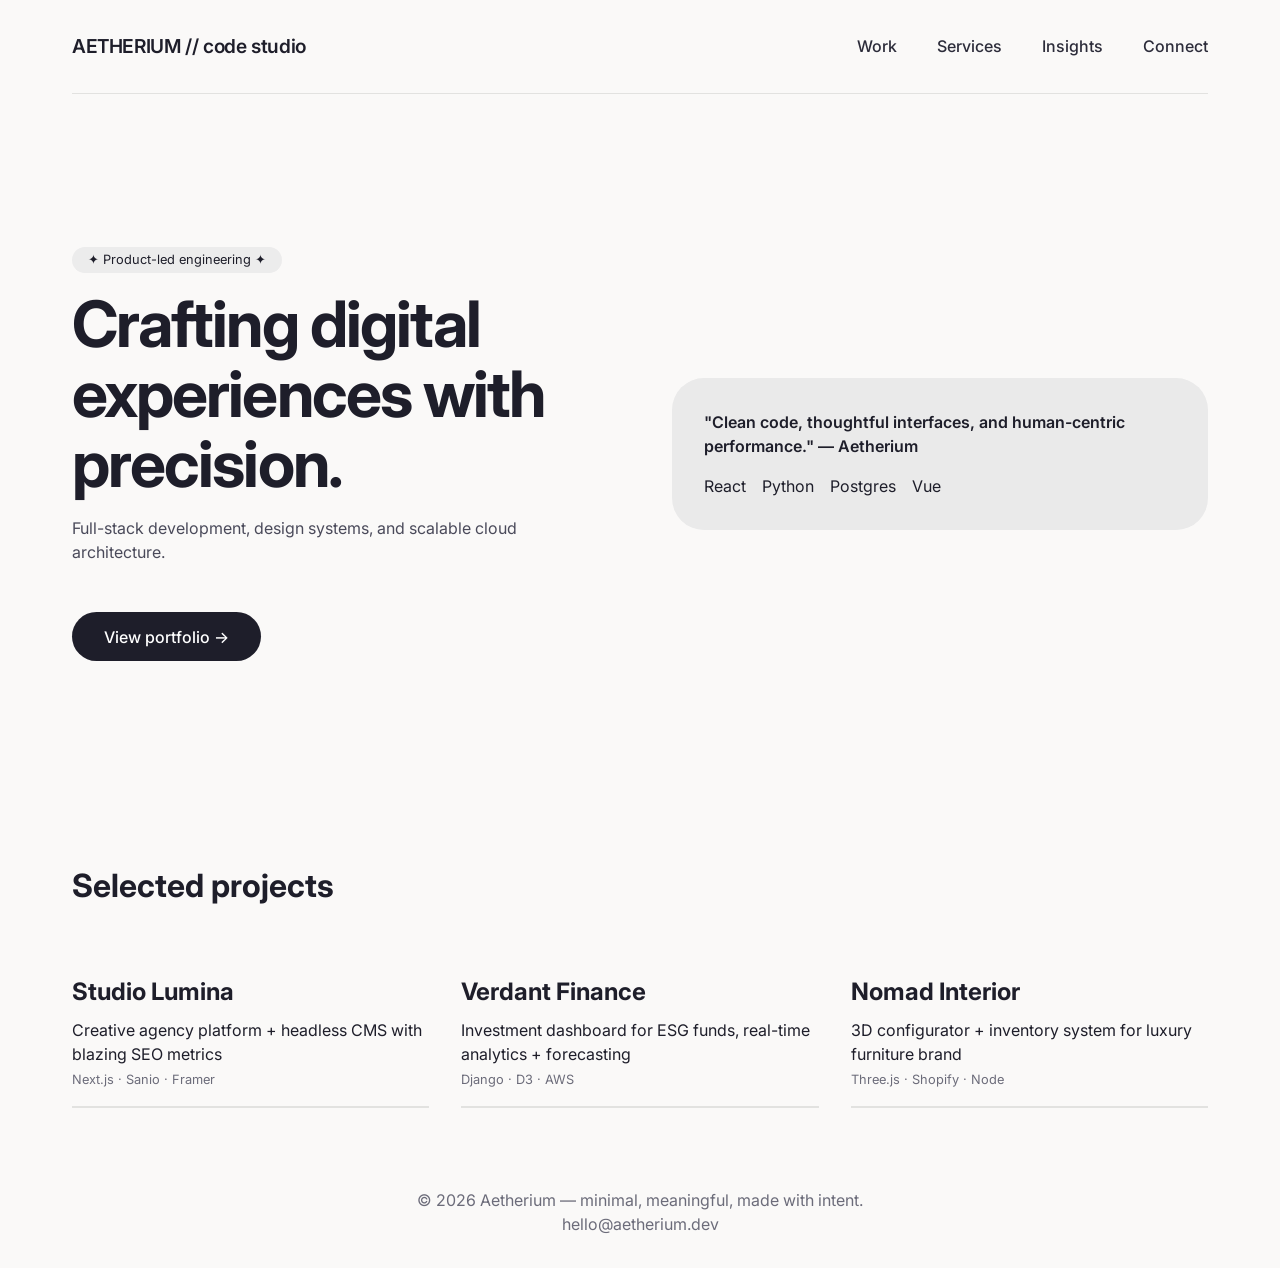
<file: 4-kc-aetherium-portfolio/index.html>
<!DOCTYPE html>
<html lang="en">

<head>
    <meta charset="UTF-8">
    <meta name="viewport" content="width=device-width, initial-scale=1.0">
    <title>KC Aetherium | Minimalist Dev Portfolio</title>
    <link
        href="https://fonts.googleapis.com/css2?family=Inter:opsz,wght@14..32,300;14..32,400;14..32,600;14..32,700&display=swap"
        rel="stylesheet">
    <style>
        * {
            margin: 0;
            padding: 0;
            box-sizing: border-box
        }

        body {
            background: #faf9f8;
            color: #1e1e2a;
            font-family: 'Inter', sans-serif;
            line-height: 1.5
        }

        .container {
            max-width: 1200px;
            margin: 0 auto;
            padding: 0 2rem
        }

        header {
            padding: 2rem 0;
            border-bottom: 1px solid #e2e2e0
        }

        .logo {
            font-size: 1.2rem;
            font-weight: 600;
            letter-spacing: -0.02em
        }

        nav {
            display: flex;
            gap: 2.5rem;
            justify-content: flex-end
        }

        nav a {
            text-decoration: none;
            color: #2c2c3a;
            font-weight: 500
        }

        .hero {
            display: grid;
            grid-template-columns: 1fr 1fr;
            gap: 4rem;
            min-height: 80vh;
            align-items: center
        }

        .hero h1 {
            font-size: 4rem;
            font-weight: 700;
            letter-spacing: -0.03em;
            line-height: 1.1
        }

        .badge {
            background: #ececec;
            display: inline-block;
            padding: 0.2rem 1rem;
            border-radius: 40px;
            font-size: 0.8rem;
            margin-bottom: 1rem
        }

        .btn {
            display: inline-block;
            margin-top: 2rem;
            background: #1e1e2a;
            color: white;
            padding: 0.8rem 2rem;
            border-radius: 40px;
            text-decoration: none;
            font-weight: 500
        }

        .work-grid {
            display: grid;
            grid-template-columns: repeat(auto-fill, minmax(300px, 1fr));
            gap: 2rem;
            margin: 4rem 0
        }

        .work-item {
            border-bottom: 2px solid #e2e2e0;
            padding-bottom: 1rem;
            transition: 0.2s
        }

        .work-item:hover {
            border-bottom-color: #1e1e2a
        }

        .work-item h3 {
            font-size: 1.5rem;
            margin-bottom: 0.5rem
        }

        footer {
            margin: 5rem 0 2rem;
            text-align: center;
            color: #6c6c7a
        }

        @media(max-width:800px) {
            .hero {
                grid-template-columns: 1fr;
                gap: 2rem
            }
        }
    </style>
</head>

<body>
    <div class="container">
        <header style="display:flex;justify-content:space-between;align-items:center;flex-wrap:wrap">
            <div class="logo">AETHERIUM // code studio</div>
            <nav><a href="#">Work</a><a href="#">Services</a><a href="#">Insights</a><a href="#">Connect</a></nav>
        </header>
        <div class="hero">
            <div>
                <div class="badge">✦ Product-led engineering ✦</div>
                <h1>Crafting digital<br>experiences with<br>precision.</h1>
                <p style="margin:1rem 0;color:#4a4a5a">Full-stack development, design systems, and scalable cloud
                    architecture.</p><a href="#" class="btn">View portfolio →</a>
            </div>
            <div style="background:#eaeaea;padding:2rem;border-radius:32px">
                <p style="font-weight:600">"Clean code, thoughtful interfaces, and human-centric performance." —
                    Aetherium</p>
                <div style="margin-top:1rem;display:flex;gap:1rem">
                    <span>React</span><span>Python</span><span>Postgres</span><span>Vue</span></div>
            </div>
        </div>
        <div>
            <h2 style="font-size:2rem;margin:3rem 0 1.5rem">Selected projects</h2>
            <div class="work-grid">
                <div class="work-item">
                    <h3>Studio Lumina</h3>
                    <p>Creative agency platform + headless CMS with blazing SEO metrics</p><span
                        style="font-size:0.8rem;color:#6c6c7a">Next.js · Sanio · Framer</span>
                </div>
                <div class="work-item">
                    <h3>Verdant Finance</h3>
                    <p>Investment dashboard for ESG funds, real-time analytics + forecasting</p><span
                        style="font-size:0.8rem;color:#6c6c7a">Django · D3 · AWS</span>
                </div>
                <div class="work-item">
                    <h3>Nomad Interior</h3>
                    <p>3D configurator + inventory system for luxury furniture brand</p><span
                        style="font-size:0.8rem;color:#6c6c7a">Three.js · Shopify · Node</span>
                </div>
            </div>
        </div>
        <footer>© 2026 Aetherium — minimal, meaningful, made with intent.<br>hello@aetherium.dev</footer>
    </div>
</body>

</html>
</file>
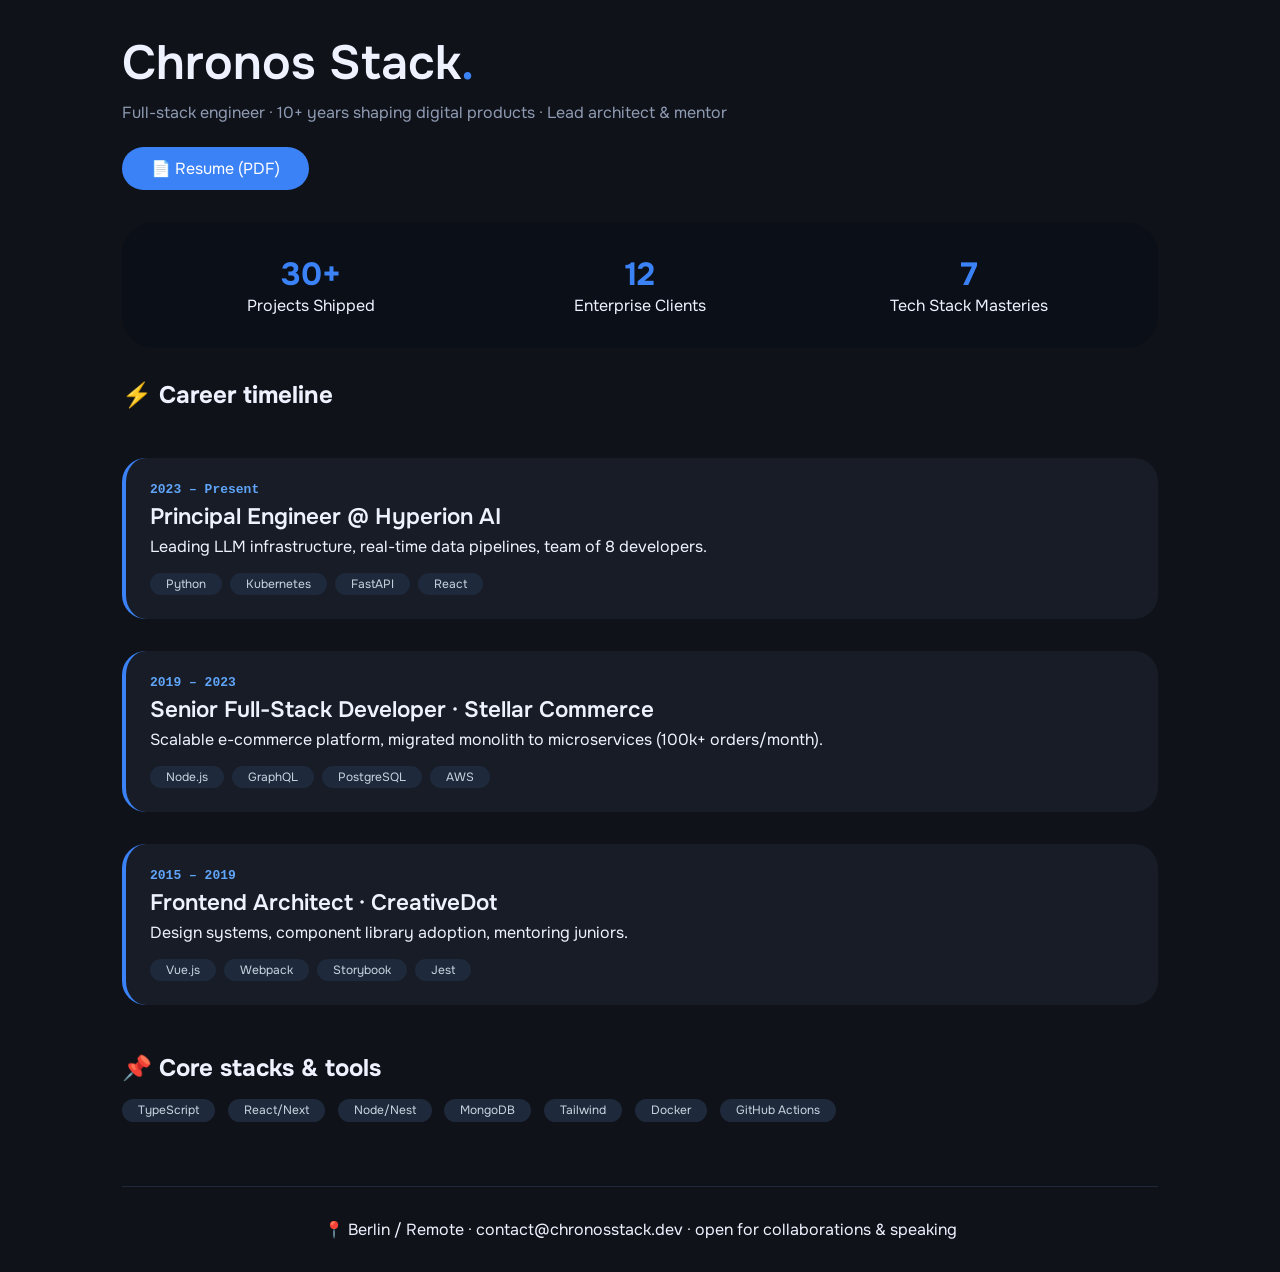
<file: 5-kc-chronos-stack-portfolio/index.html>
<!DOCTYPE html>
<html lang="en">

<head>
    <meta charset="UTF-8">
    <meta name="viewport" content="width=device-width, initial-scale=1.0">
    <title>Chronos Stack | Career timeline portfolio</title>
    <link href="https://fonts.googleapis.com/css2?family=Onest:wght@300;400;500;600;700&display=swap" rel="stylesheet">
    <style>
        * {
            margin: 0;
            padding: 0;
            box-sizing: border-box
        }

        body {
            background: #0f1219;
            color: #eef2ff;
            font-family: 'Onest', sans-serif
        }

        .container {
            max-width: 1100px;
            margin: 0 auto;
            padding: 2rem
        }

        .header h1 {
            font-size: 3rem;
            font-weight: 600
        }

        .header p {
            color: #8f9bb3;
            margin-top: 0.5rem
        }

        .timeline {
            display: flex;
            flex-direction: column;
            gap: 2rem;
            margin: 3rem 0
        }

        .timeline-card {
            background: #171c27;
            border-radius: 24px;
            padding: 1.5rem;
            border-left: 4px solid #3b82f6;
            transition: 0.2s
        }

        .timeline-card:hover {
            background: #1f2533;
            transform: translateX(8px)
        }

        .year {
            font-family: monospace;
            color: #60a5fa;
            font-weight: 600
        }

        .role {
            font-size: 1.4rem;
            font-weight: 600;
            margin: 0.3rem 0
        }

        .skillset {
            display: flex;
            flex-wrap: wrap;
            gap: 0.5rem;
            margin-top: 1rem
        }

        .skill-tag {
            background: #1e293b;
            padding: 0.2rem 1rem;
            border-radius: 20px;
            font-size: 0.75rem;
            color: #cbd5e1
        }

        .grid-stats {
            display: grid;
            grid-template-columns: repeat(3, 1fr);
            gap: 1rem;
            background: #0b0f17;
            border-radius: 32px;
            padding: 2rem;
            margin: 2rem 0;
            text-align: center
        }

        .stat-num {
            font-size: 2rem;
            font-weight: 700;
            color: #3b82f6
        }

        footer {
            margin-top: 4rem;
            text-align: center;
            border-top: 1px solid #1e293b;
            padding-top: 2rem
        }

        @media(max-width:700px) {
            .grid-stats {
                grid-template-columns: 1fr
            }
        }
    </style>
</head>

<body>
    <div class="container">
        <div class="header">
            <h1>Chronos Stack<span style="color:#3b82f6">.</span></h1>
            <p>Full-stack engineer · 10+ years shaping digital products · Lead architect & mentor</p>
            <div style="margin-top:1.5rem"><a href="#"
                    style="background:#3b82f6;color:white;padding:0.7rem 1.8rem;border-radius:40px;text-decoration:none;display:inline-block">📄
                    Resume (PDF)</a></div>
        </div>
        <div class="grid-stats">
            <div>
                <div class="stat-num">30+</div>
                <div>Projects Shipped</div>
            </div>
            <div>
                <div class="stat-num">12</div>
                <div>Enterprise Clients</div>
            </div>
            <div>
                <div class="stat-num">7</div>
                <div>Tech Stack Masteries</div>
            </div>
        </div>
        <div>
            <h2 style="margin:1.5rem 0 1rem">⚡ Career timeline</h2>
            <div class="timeline">
                <div class="timeline-card">
                    <div class="year">2023 – Present</div>
                    <div class="role">Principal Engineer @ Hyperion AI</div>
                    <p>Leading LLM infrastructure, real-time data pipelines, team of 8 developers.</p>
                    <div class="skillset"><span class="skill-tag">Python</span><span
                            class="skill-tag">Kubernetes</span><span class="skill-tag">FastAPI</span><span
                            class="skill-tag">React</span></div>
                </div>
                <div class="timeline-card">
                    <div class="year">2019 – 2023</div>
                    <div class="role">Senior Full-Stack Developer · Stellar Commerce</div>
                    <p>Scalable e-commerce platform, migrated monolith to microservices (100k+ orders/month).</p>
                    <div class="skillset"><span class="skill-tag">Node.js</span><span
                            class="skill-tag">GraphQL</span><span class="skill-tag">PostgreSQL</span><span
                            class="skill-tag">AWS</span></div>
                </div>
                <div class="timeline-card">
                    <div class="year">2015 – 2019</div>
                    <div class="role">Frontend Architect · CreativeDot</div>
                    <p>Design systems, component library adoption, mentoring juniors.</p>
                    <div class="skillset"><span class="skill-tag">Vue.js</span><span
                            class="skill-tag">Webpack</span><span class="skill-tag">Storybook</span><span
                            class="skill-tag">Jest</span></div>
                </div>
            </div>
        </div>
        <div>
            <h2 style="margin:2rem 0 0.8rem">📌 Core stacks & tools</h2>
            <div class="skillset" style="gap:0.8rem;margin-bottom:1rem"><span class="skill-tag">TypeScript</span><span
                    class="skill-tag">React/Next</span><span class="skill-tag">Node/Nest</span><span
                    class="skill-tag">MongoDB</span><span class="skill-tag">Tailwind</span><span
                    class="skill-tag">Docker</span><span class="skill-tag">GitHub Actions</span></div>
        </div>
        <footer>📍 Berlin / Remote · contact@chronosstack.dev · open for collaborations & speaking</footer>
    </div>
</body>

</html>
</file>
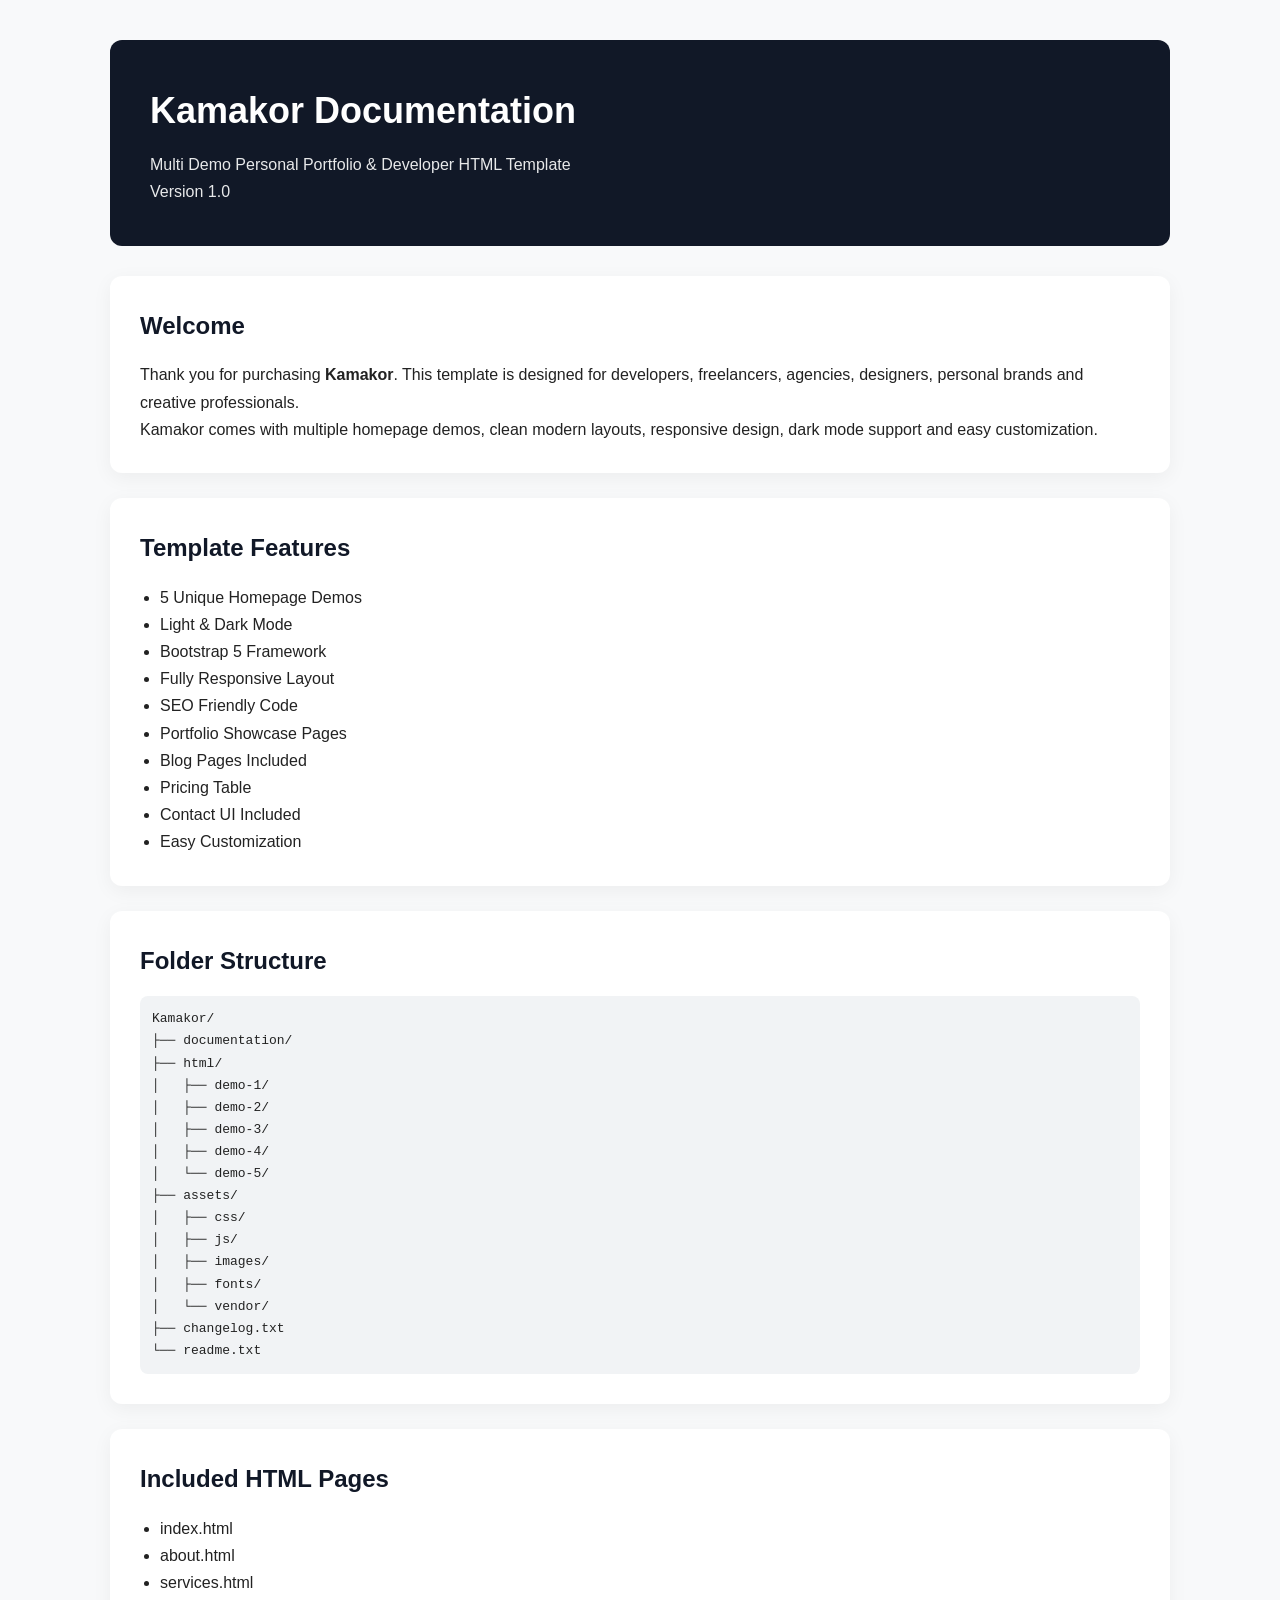
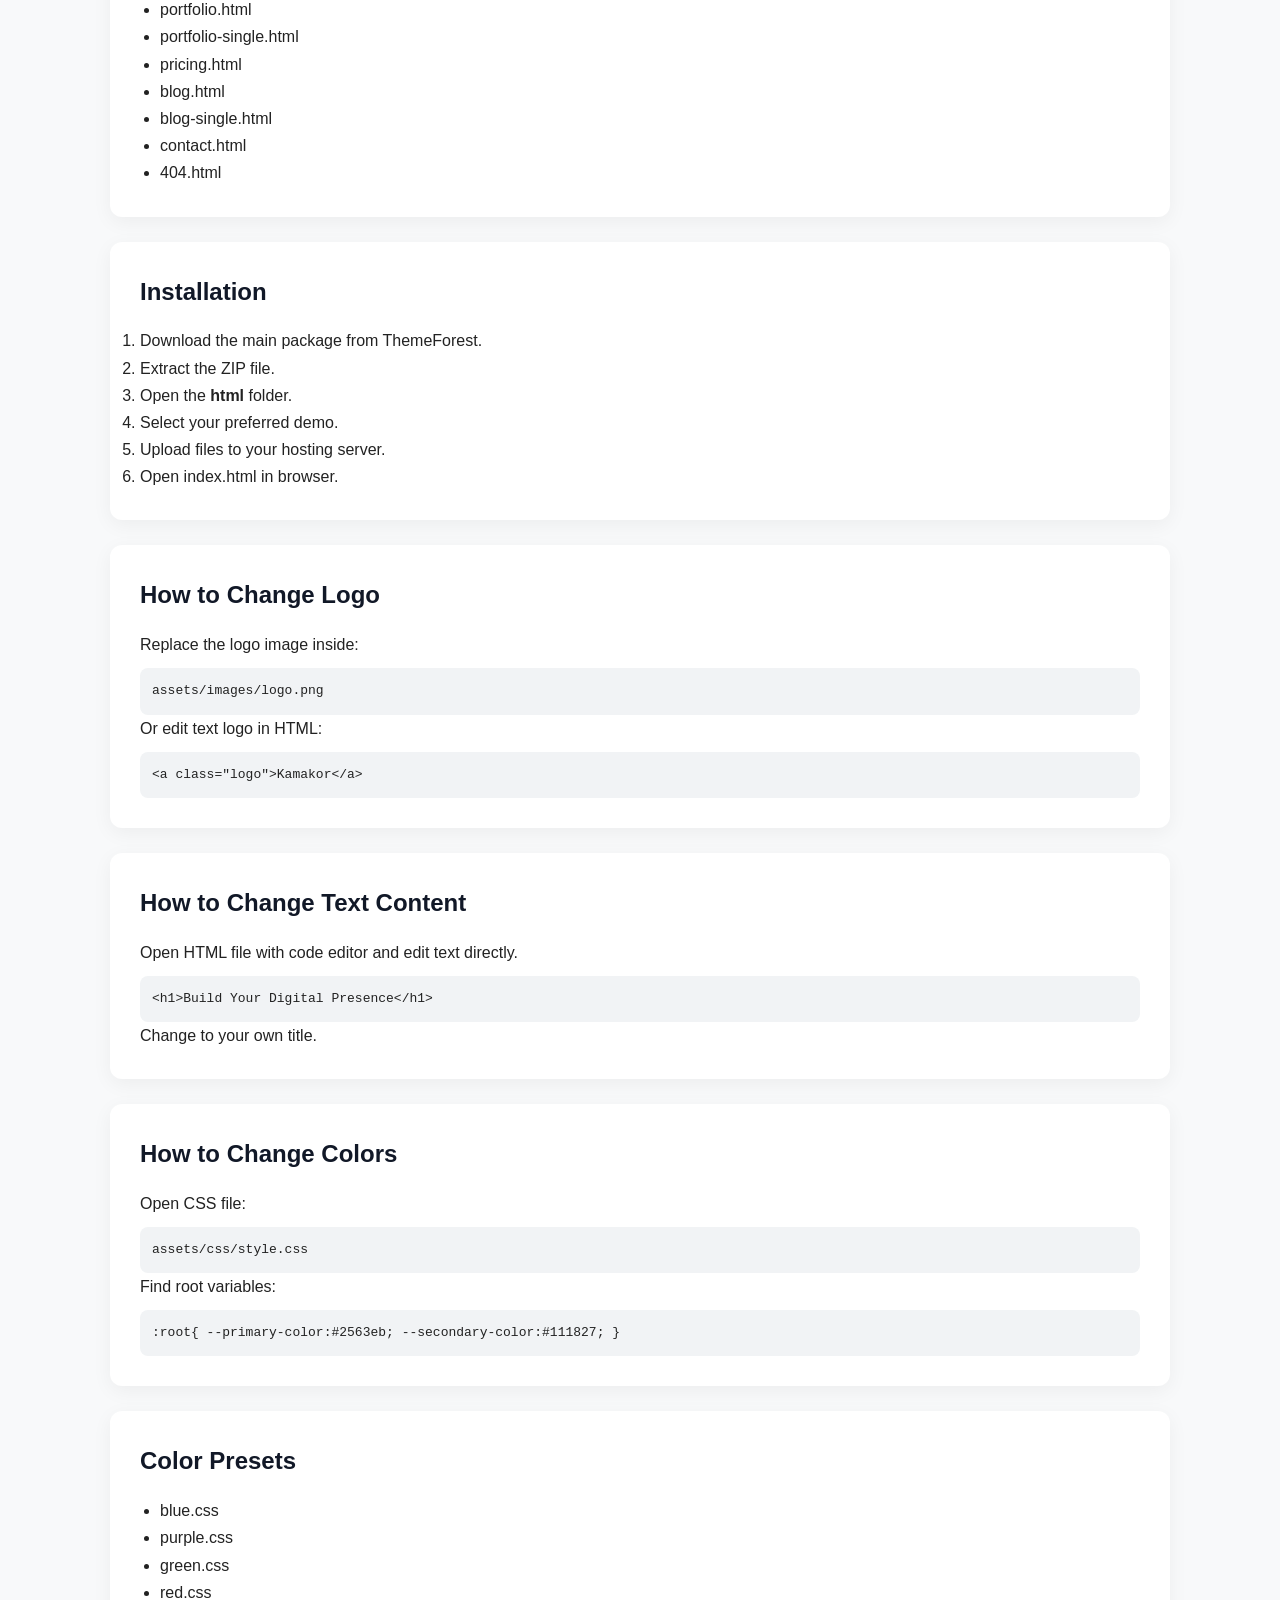
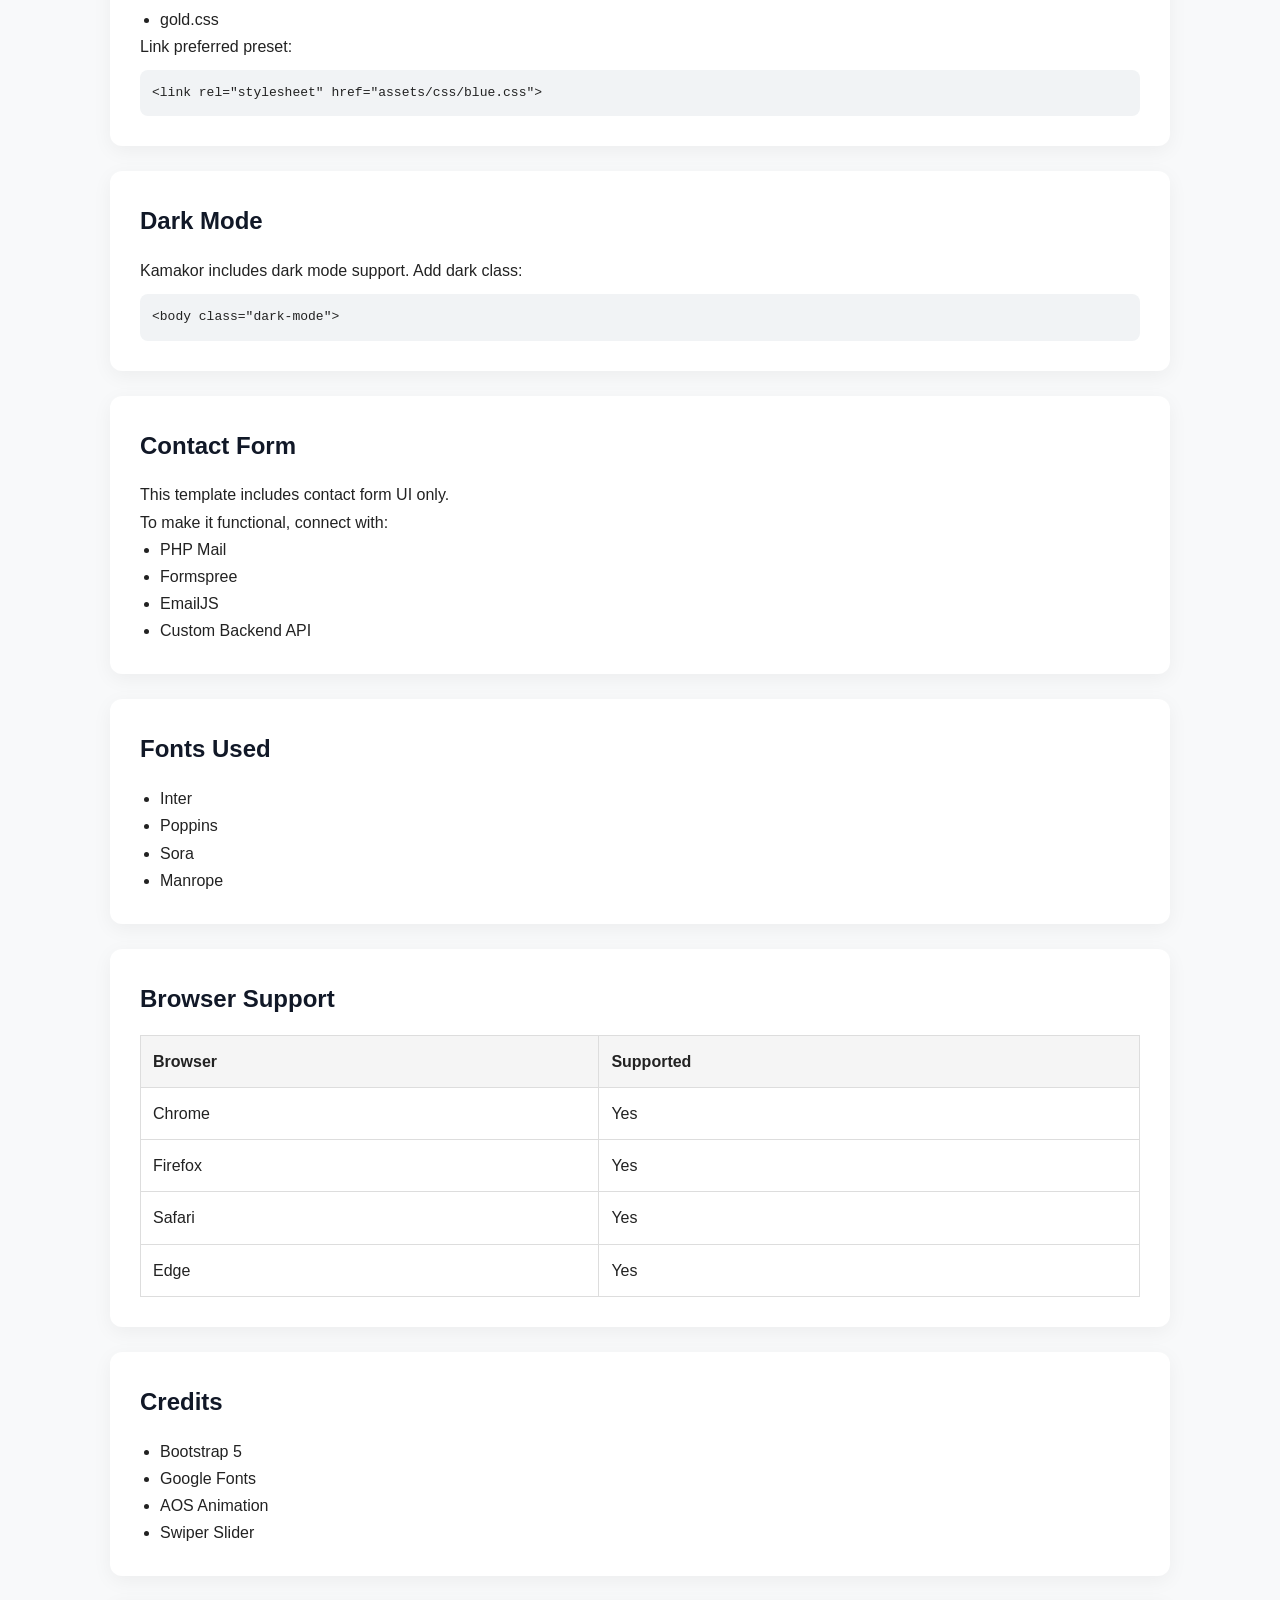
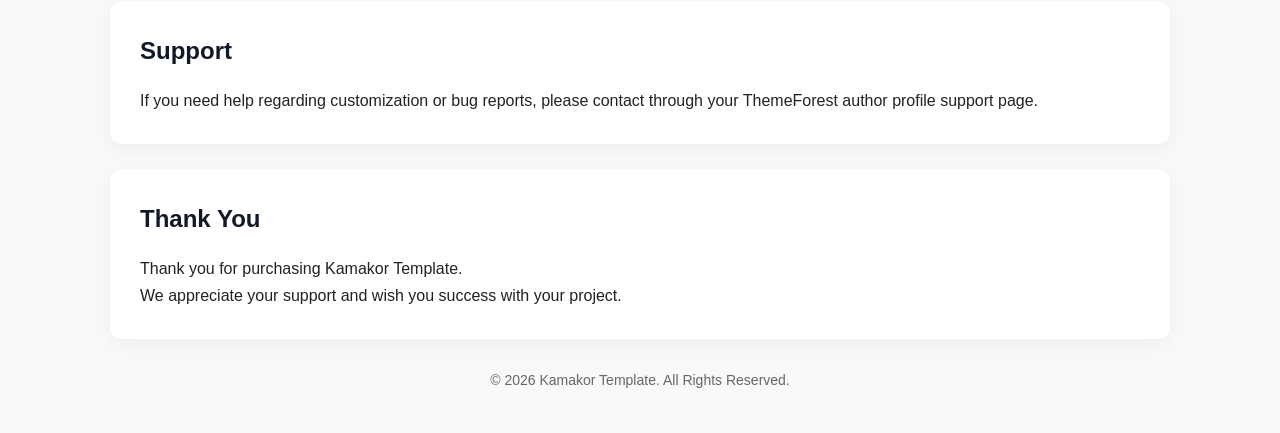
<file: documentation/index.html>
<!DOCTYPE html>
<html lang="en">

<head>
    <meta charset="UTF-8">
    <meta name="viewport" content="width=device-width, initial-scale=1.0">
    <title>Kamakor Documentation</title>
    <style>
        * {
            margin: 0;
            padding: 0;
            box-sizing: border-box;
        }

        body {
            font-family: Arial, Helvetica, sans-serif;
            background: #f8f9fa;
            color: #222;
            line-height: 1.7;
        }

        .wrapper {
            max-width: 1100px;
            margin: auto;
            padding: 40px 20px;
        }

        header {
            background: #111827;
            color: #fff;
            padding: 40px;
            border-radius: 12px;
            margin-bottom: 30px;
        }

        header h1 {
            font-size: 36px;
            margin-bottom: 10px;
        }

        header p {
            opacity: .9;
        }

        .card {
            background: #fff;
            padding: 30px;
            margin-bottom: 25px;
            border-radius: 12px;
            box-shadow: 0 5px 20px rgba(0, 0, 0, .05);
        }

        h2 {
            margin-bottom: 15px;
            color: #111827;
        }

        h3 {
            margin-top: 20px;
            margin-bottom: 10px;
        }

        ul {
            padding-left: 20px;
        }

        code,
        pre {
            background: #f1f3f5;
            padding: 12px;
            border-radius: 8px;
            display: block;
            overflow: auto;
            margin-top: 10px;
        }

        table {
            width: 100%;
            border-collapse: collapse;
            margin-top: 15px;
        }

        table th,
        table td {
            border: 1px solid #ddd;
            padding: 12px;
            text-align: left;
        }

        table th {
            background: #f5f5f5;
        }

        .footer {
            text-align: center;
            margin-top: 30px;
            color: #666;
            font-size: 14px;
        }

        a {
            color: #2563eb;
            text-decoration: none;
        }
    </style>
</head>

<body>

    <div class="wrapper">

        <header>
            <h1>Kamakor Documentation</h1>
            <p>Multi Demo Personal Portfolio & Developer HTML Template</p>
            <p>Version 1.0</p>
        </header>

        <div class="card">
            <h2>Welcome</h2>
            <p>Thank you for purchasing <strong>Kamakor</strong>. This template is designed for developers, freelancers,
                agencies, designers, personal brands and creative professionals.</p>
            <p>Kamakor comes with multiple homepage demos, clean modern layouts, responsive design, dark mode support
                and easy customization.</p>
        </div>

        <div class="card">
            <h2>Template Features</h2>
            <ul>
                <li>5 Unique Homepage Demos</li>
                <li>Light & Dark Mode</li>
                <li>Bootstrap 5 Framework</li>
                <li>Fully Responsive Layout</li>
                <li>SEO Friendly Code</li>
                <li>Portfolio Showcase Pages</li>
                <li>Blog Pages Included</li>
                <li>Pricing Table</li>
                <li>Contact UI Included</li>
                <li>Easy Customization</li>
            </ul>
        </div>

        <div class="card">
            <h2>Folder Structure</h2>
            <pre>
Kamakor/
├── documentation/
├── html/
│   ├── demo-1/
│   ├── demo-2/
│   ├── demo-3/
│   ├── demo-4/
│   └── demo-5/
├── assets/
│   ├── css/
│   ├── js/
│   ├── images/
│   ├── fonts/
│   └── vendor/
├── changelog.txt
└── readme.txt
</pre>
        </div>

        <div class="card">
            <h2>Included HTML Pages</h2>
            <ul>
                <li>index.html</li>
                <li>about.html</li>
                <li>services.html</li>
                <li>portfolio.html</li>
                <li>portfolio-single.html</li>
                <li>pricing.html</li>
                <li>blog.html</li>
                <li>blog-single.html</li>
                <li>contact.html</li>
                <li>404.html</li>
            </ul>
        </div>

        <div class="card">
            <h2>Installation</h2>
            <ol>
                <li>Download the main package from ThemeForest.</li>
                <li>Extract the ZIP file.</li>
                <li>Open the <strong>html</strong> folder.</li>
                <li>Select your preferred demo.</li>
                <li>Upload files to your hosting server.</li>
                <li>Open index.html in browser.</li>
            </ol>
        </div>

        <div class="card">
            <h2>How to Change Logo</h2>
            <p>Replace the logo image inside:</p>
            <code>assets/images/logo.png</code>

            <p>Or edit text logo in HTML:</p>
            <code>&lt;a class="logo"&gt;Kamakor&lt;/a&gt;</code>
        </div>

        <div class="card">
            <h2>How to Change Text Content</h2>
            <p>Open HTML file with code editor and edit text directly.</p>

            <code>
&lt;h1&gt;Build Your Digital Presence&lt;/h1&gt;
</code>

            <p>Change to your own title.</p>
        </div>

        <div class="card">
            <h2>How to Change Colors</h2>
            <p>Open CSS file:</p>
            <code>assets/css/style.css</code>

            <p>Find root variables:</p>

            <code>
:root{
 --primary-color:#2563eb;
 --secondary-color:#111827;
}
</code>
        </div>

        <div class="card">
            <h2>Color Presets</h2>
            <ul>
                <li>blue.css</li>
                <li>purple.css</li>
                <li>green.css</li>
                <li>red.css</li>
                <li>gold.css</li>
            </ul>

            <p>Link preferred preset:</p>

            <code>
&lt;link rel="stylesheet" href="assets/css/blue.css"&gt;
</code>
        </div>

        <div class="card">
            <h2>Dark Mode</h2>
            <p>Kamakor includes dark mode support. Add dark class:</p>

            <code>
&lt;body class="dark-mode"&gt;
</code>
        </div>

        <div class="card">
            <h2>Contact Form</h2>
            <p>This template includes contact form UI only.</p>
            <p>To make it functional, connect with:</p>

            <ul>
                <li>PHP Mail</li>
                <li>Formspree</li>
                <li>EmailJS</li>
                <li>Custom Backend API</li>
            </ul>
        </div>

        <div class="card">
            <h2>Fonts Used</h2>
            <ul>
                <li>Inter</li>
                <li>Poppins</li>
                <li>Sora</li>
                <li>Manrope</li>
            </ul>
        </div>

        <div class="card">
            <h2>Browser Support</h2>
            <table>
                <tr>
                    <th>Browser</th>
                    <th>Supported</th>
                </tr>
                <tr>
                    <td>Chrome</td>
                    <td>Yes</td>
                </tr>
                <tr>
                    <td>Firefox</td>
                    <td>Yes</td>
                </tr>
                <tr>
                    <td>Safari</td>
                    <td>Yes</td>
                </tr>
                <tr>
                    <td>Edge</td>
                    <td>Yes</td>
                </tr>
            </table>
        </div>

        <div class="card">
            <h2>Credits</h2>
            <ul>
                <li>Bootstrap 5</li>
                <li>Google Fonts</li>
                <li>AOS Animation</li>
                <li>Swiper Slider</li>
            </ul>
        </div>

        <div class="card">
            <h2>Support</h2>
            <p>If you need help regarding customization or bug reports, please contact through your ThemeForest author
                profile support page.</p>
        </div>

        <div class="card">
            <h2>Thank You</h2>
            <p>Thank you for purchasing Kamakor Template.</p>
            <p>We appreciate your support and wish you success with your project.</p>
        </div>

        <div class="footer">
            © 2026 Kamakor Template. All Rights Reserved.
        </div>

    </div>

</body>

</html>
</file>
<file: assets/css/style.css>
:root {
  --bg: #090c10;
  --surface: #0f1318;
  --border: #1e2530;
  --accent: #00e5a0;
  --accent2: #0066ff;
  --text: #e8edf3;
  --muted: #5a6475;
  --heading: 'Syne', sans-serif;
  --mono: 'DM Mono', monospace;
}

*,
*::before,
*::after {
  box-sizing: border-box;
  margin: 0;
  padding: 0;
}

html {
  scroll-behavior: smooth;
}

body {
  background: var(--bg);
  color: var(--text);
  font-family: var(--mono);
  font-size: 14px;
  line-height: 1.7;
  overflow-x: hidden;
}

/* ── NOISE OVERLAY ── */
body::before {
  content: '';
  position: fixed;
  inset: 0;
  background-image: url("data:image/svg+xml,%3Csvg viewBox='0 0 200 200' xmlns='http://www.w3.org/2000/svg'%3E%3Cfilter id='n'%3E%3CfeTurbulence type='fractalNoise' baseFrequency='0.9' numOctaves='4' stitchTiles='stitch'/%3E%3C/filter%3E%3Crect width='100%25' height='100%25' filter='url(%23n)' opacity='0.04'/%3E%3C/svg%3E");
  pointer-events: none;
  z-index: 9999;
  opacity: .5;
}

/* ── NAV ── */
nav {
  position: fixed;
  top: 0;
  left: 0;
  right: 0;
  display: flex;
  align-items: center;
  justify-content: space-between;
  padding: 1.4rem 3rem;
  backdrop-filter: blur(16px);
  background: rgba(9, 12, 16, .75);
  border-bottom: 1px solid var(--border);
  z-index: 100;
}

.nav-logo {
  font-family: var(--heading);
  font-weight: 800;
  font-size: 1.1rem;
  letter-spacing: -.02em;
  color: var(--text);
  text-decoration: none;
}

.nav-logo span {
  color: var(--accent);
}

.nav-links {
  display: flex;
  gap: 2.5rem;
  list-style: none;
}

.nav-links a {
  color: var(--muted);
  text-decoration: none;
  font-size: .75rem;
  letter-spacing: .12em;
  text-transform: uppercase;
  transition: color .2s;
}

.nav-links a:hover {
  color: var(--accent);
}

/* ── HERO ── */
#hero {
  min-height: 100vh;
  display: flex;
  align-items: center;
  padding: 8rem 3rem 4rem;
  position: relative;
  overflow: hidden;
}

.hero-grid-bg {
  position: absolute;
  inset: 0;
  background-image:
    linear-gradient(var(--border) 1px, transparent 1px),
    linear-gradient(90deg, var(--border) 1px, transparent 1px);
  background-size: 60px 60px;
  mask-image: radial-gradient(ellipse 80% 80% at 50% 50%, black 20%, transparent 100%);
  opacity: .4;
}

.hero-glow {
  position: absolute;
  width: 600px;
  height: 600px;
  border-radius: 50%;
  background: radial-gradient(circle, rgba(0, 229, 160, .12) 0%, transparent 70%);
  top: 10%;
  left: -10%;
  pointer-events: none;
}

.hero-glow2 {
  position: absolute;
  width: 400px;
  height: 400px;
  border-radius: 50%;
  background: radial-gradient(circle, rgba(0, 102, 255, .1) 0%, transparent 70%);
  bottom: 0;
  right: 5%;
  pointer-events: none;
}

.hero-inner {
  position: relative;
  max-width: 900px;
}

.hero-tag {
  display: inline-flex;
  align-items: center;
  gap: .5rem;
  color: var(--accent);
  font-size: .7rem;
  letter-spacing: .18em;
  text-transform: uppercase;
  margin-bottom: 1.5rem;
  opacity: 0;
  animation: fadeUp .6s .2s forwards;
}

.hero-tag::before {
  content: '';
  display: inline-block;
  width: 24px;
  height: 1px;
  background: var(--accent);
}

h1 {
  font-family: var(--heading);
  font-weight: 800;
  font-size: clamp(3rem, 8vw, 6.5rem);
  line-height: 1;
  letter-spacing: -.04em;
  margin-bottom: 1.5rem;
  opacity: 0;
  animation: fadeUp .7s .35s forwards;
}

h1 .line2 {
  -webkit-text-stroke: 1px var(--muted);
  color: transparent;
}

.hero-desc {
  max-width: 480px;
  color: var(--muted);
  font-size: .85rem;
  line-height: 1.8;
  margin-bottom: 3rem;
  opacity: 0;
  animation: fadeUp .7s .5s forwards;
}

.hero-cta {
  display: flex;
  gap: 1rem;
  flex-wrap: wrap;
  opacity: 0;
  animation: fadeUp .7s .65s forwards;
}

.btn {
  display: inline-flex;
  align-items: center;
  gap: .5rem;
  padding: .75rem 1.75rem;
  font-family: var(--mono);
  font-size: .75rem;
  letter-spacing: .1em;
  text-transform: uppercase;
  text-decoration: none;
  border-radius: 2px;
  transition: all .25s;
  cursor: pointer;
  border: none;
}

.btn-primary {
  background: var(--accent);
  color: var(--bg);
  font-weight: 500;
}

.btn-primary:hover {
  background: #00ffb3;
  transform: translateY(-2px);
}

.btn-outline {
  background: transparent;
  color: var(--text);
  border: 1px solid var(--border);
}

.btn-outline:hover {
  border-color: var(--accent);
  color: var(--accent);
  transform: translateY(-2px);
}

.hero-stats {
  position: absolute;
  right: 0;
  top: 50%;
  transform: translateY(-50%);
  display: flex;
  flex-direction: column;
  gap: 2rem;
  opacity: 0;
  animation: fadeLeft .8s .8s forwards;
}

.stat {
  text-align: right;
}

.stat-num {
  font-family: var(--heading);
  font-weight: 800;
  font-size: 2.5rem;
  line-height: 1;
  color: var(--text);
}

.stat-num span {
  color: var(--accent);
}

.stat-label {
  color: var(--muted);
  font-size: .7rem;
  letter-spacing: .1em;
  text-transform: uppercase;
}

/* ── SECTION COMMON ── */
section {
  padding: 6rem 3rem;
}

.section-label {
  display: flex;
  align-items: center;
  gap: 1rem;
  color: var(--accent);
  font-size: .7rem;
  letter-spacing: .2em;
  text-transform: uppercase;
  margin-bottom: 1rem;
}

.section-label::after {
  content: '';
  flex: 1;
  max-width: 60px;
  height: 1px;
  background: var(--accent);
}

h2 {
  font-family: var(--heading);
  font-weight: 800;
  font-size: clamp(2rem, 5vw, 3.5rem);
  letter-spacing: -.03em;
  line-height: 1.05;
  margin-bottom: 3rem;
}

/* ── ABOUT ── */
#about {
  max-width: 1200px;
  margin: 0 auto;
}

.about-grid {
  display: grid;
  grid-template-columns: 1fr 1fr;
  gap: 4rem;
  align-items: center;
}

.about-text p {
  color: var(--muted);
  margin-bottom: 1rem;
  line-height: 1.9;
}

.about-text p strong {
  color: var(--text);
}

.about-card {
  background: var(--surface);
  border: 1px solid var(--border);
  border-radius: 4px;
  padding: 2.5rem;
  position: relative;
  overflow: hidden;
}

.about-card::before {
  content: '';
  position: absolute;
  top: 0;
  left: 0;
  right: 0;
  height: 2px;
  background: linear-gradient(90deg, var(--accent), var(--accent2));
}

.about-card-title {
  font-family: var(--heading);
  font-weight: 700;
  font-size: 1rem;
  margin-bottom: 1.5rem;
  color: var(--text);
}

.info-row {
  display: flex;
  justify-content: space-between;
  align-items: center;
  padding: .6rem 0;
  border-bottom: 1px solid var(--border);
  font-size: .78rem;
}

.info-row:last-child {
  border-bottom: none;
}

.info-key {
  color: var(--muted);
}

.info-val {
  color: var(--text);
}

.info-val.accent {
  color: var(--accent);
}

/* ── SKILLS ── */
#skills {
  background: var(--surface);
  border-top: 1px solid var(--border);
  border-bottom: 1px solid var(--border);
}

.skills-inner {
  max-width: 1200px;
  margin: 0 auto;
}

.skills-grid {
  display: grid;
  grid-template-columns: repeat(auto-fill, minmax(280px, 1fr));
  gap: 1px;
  background: var(--border);
  border: 1px solid var(--border);
  border-radius: 4px;
  overflow: hidden;
}

.skill-card {
  background: var(--surface);
  padding: 2rem;
  transition: background .2s;
}

.skill-card:hover {
  background: var(--bg);
}

.skill-icon {
  font-size: 1.4rem;
  margin-bottom: 1rem;
}

.skill-name {
  font-family: var(--heading);
  font-weight: 700;
  font-size: .95rem;
  margin-bottom: .5rem;
  color: var(--text);
}

.skill-tags {
  display: flex;
  flex-wrap: wrap;
  gap: .4rem;
  margin-top: .75rem;
}

.tag {
  background: rgba(0, 229, 160, .08);
  border: 1px solid rgba(0, 229, 160, .2);
  color: var(--accent);
  padding: .2rem .6rem;
  font-size: .65rem;
  letter-spacing: .08em;
  border-radius: 2px;
}

.tag.blue {
  background: rgba(0, 102, 255, .08);
  border-color: rgba(0, 102, 255, .2);
  color: #4d94ff;
}

.tag.gray {
  background: rgba(90, 100, 117, .1);
  border-color: var(--border);
  color: var(--muted);
}

/* ── PROJECTS ── */
#projects {
  max-width: 1200px;
  margin: 0 auto;
}

.projects-grid {
  display: grid;
  grid-template-columns: repeat(auto-fill, minmax(340px, 1fr));
  gap: 1.5rem;
}

.project-card {
  background: var(--surface);
  border: 1px solid var(--border);
  border-radius: 4px;
  padding: 2rem;
  position: relative;
  overflow: hidden;
  transition: border-color .25s, transform .25s;
  cursor: default;
}

.project-card:hover {
  border-color: rgba(0, 229, 160, .4);
  transform: translateY(-4px);
}

.project-card::after {
  content: '';
  position: absolute;
  inset: 0;
  background: linear-gradient(135deg, rgba(0, 229, 160, .04), transparent 60%);
  opacity: 0;
  transition: opacity .3s;
}

.project-card:hover::after {
  opacity: 1;
}

.project-num {
  font-size: .65rem;
  letter-spacing: .15em;
  color: var(--muted);
  margin-bottom: 1.2rem;
}

.project-title {
  font-family: var(--heading);
  font-weight: 700;
  font-size: 1.15rem;
  margin-bottom: .75rem;
  color: var(--text);
}

.project-desc {
  color: var(--muted);
  font-size: .8rem;
  line-height: 1.8;
  margin-bottom: 1.5rem;
}

.project-stack {
  display: flex;
  flex-wrap: wrap;
  gap: .4rem;
  margin-bottom: 1.5rem;
}

.project-link {
  display: inline-flex;
  align-items: center;
  gap: .4rem;
  color: var(--accent);
  font-size: .7rem;
  letter-spacing: .1em;
  text-transform: uppercase;
  text-decoration: none;
  transition: gap .2s;
}

.project-link:hover {
  gap: .7rem;
}

.project-link::after {
  content: '→';
}

/* ── CONTACT ── */
#contact {
  background: var(--surface);
  border-top: 1px solid var(--border);
}

.contact-inner {
  max-width: 700px;
  margin: 0 auto;
  text-align: center;
}

.contact-inner h2 {
  margin-bottom: 1rem;
}

.contact-sub {
  color: var(--muted);
  margin-bottom: 3rem;
  font-size: .85rem;
  line-height: 1.9;
}

.contact-email {
  display: inline-block;
  font-family: var(--heading);
  font-weight: 700;
  font-size: clamp(1.2rem, 3vw, 2rem);
  color: var(--text);
  text-decoration: none;
  border-bottom: 2px solid var(--accent);
  padding-bottom: .2rem;
  margin-bottom: 3rem;
  transition: color .2s;
}

.contact-email:hover {
  color: var(--accent);
}

.social-links {
  display: flex;
  justify-content: center;
  gap: 1.5rem;
  flex-wrap: wrap;
}

.social-link {
  display: inline-flex;
  align-items: center;
  gap: .5rem;
  color: var(--muted);
  text-decoration: none;
  font-size: .72rem;
  letter-spacing: .12em;
  text-transform: uppercase;
  transition: color .2s;
}

.social-link:hover {
  color: var(--accent);
}

/* ── FOOTER ── */
footer {
  padding: 2rem 3rem;
  border-top: 1px solid var(--border);
  display: flex;
  justify-content: space-between;
  align-items: center;
  font-size: .7rem;
  color: var(--muted);
  flex-wrap: wrap;
  gap: 1rem;
}

/* ── ANIMATIONS ── */
@keyframes fadeUp {
  from {
    opacity: 0;
    transform: translateY(24px);
  }

  to {
    opacity: 1;
    transform: translateY(0);
  }
}

@keyframes fadeLeft {
  from {
    opacity: 0;
    transform: translate(24px, -50%);
  }

  to {
    opacity: 1;
    transform: translate(0, -50%);
  }
}

/* Scroll reveal */
.reveal {
  opacity: 0;
  transform: translateY(30px);
  transition: opacity .7s, transform .7s;
}

.reveal.visible {
  opacity: 1;
  transform: none;
}

/* ── RESPONSIVE ── */
@media (max-width: 768px) {
  nav {
    padding: 1.2rem 1.5rem;
  }

  #hero {
    padding: 7rem 1.5rem 4rem;
  }

  .hero-stats {
    display: none;
  }

  .about-grid {
    grid-template-columns: 1fr;
    gap: 2.5rem;
  }

  section {
    padding: 4rem 1.5rem;
  }

  footer {
    padding: 1.5rem;
  }

  .nav-links {
    display: none;
  }
}
</file>
